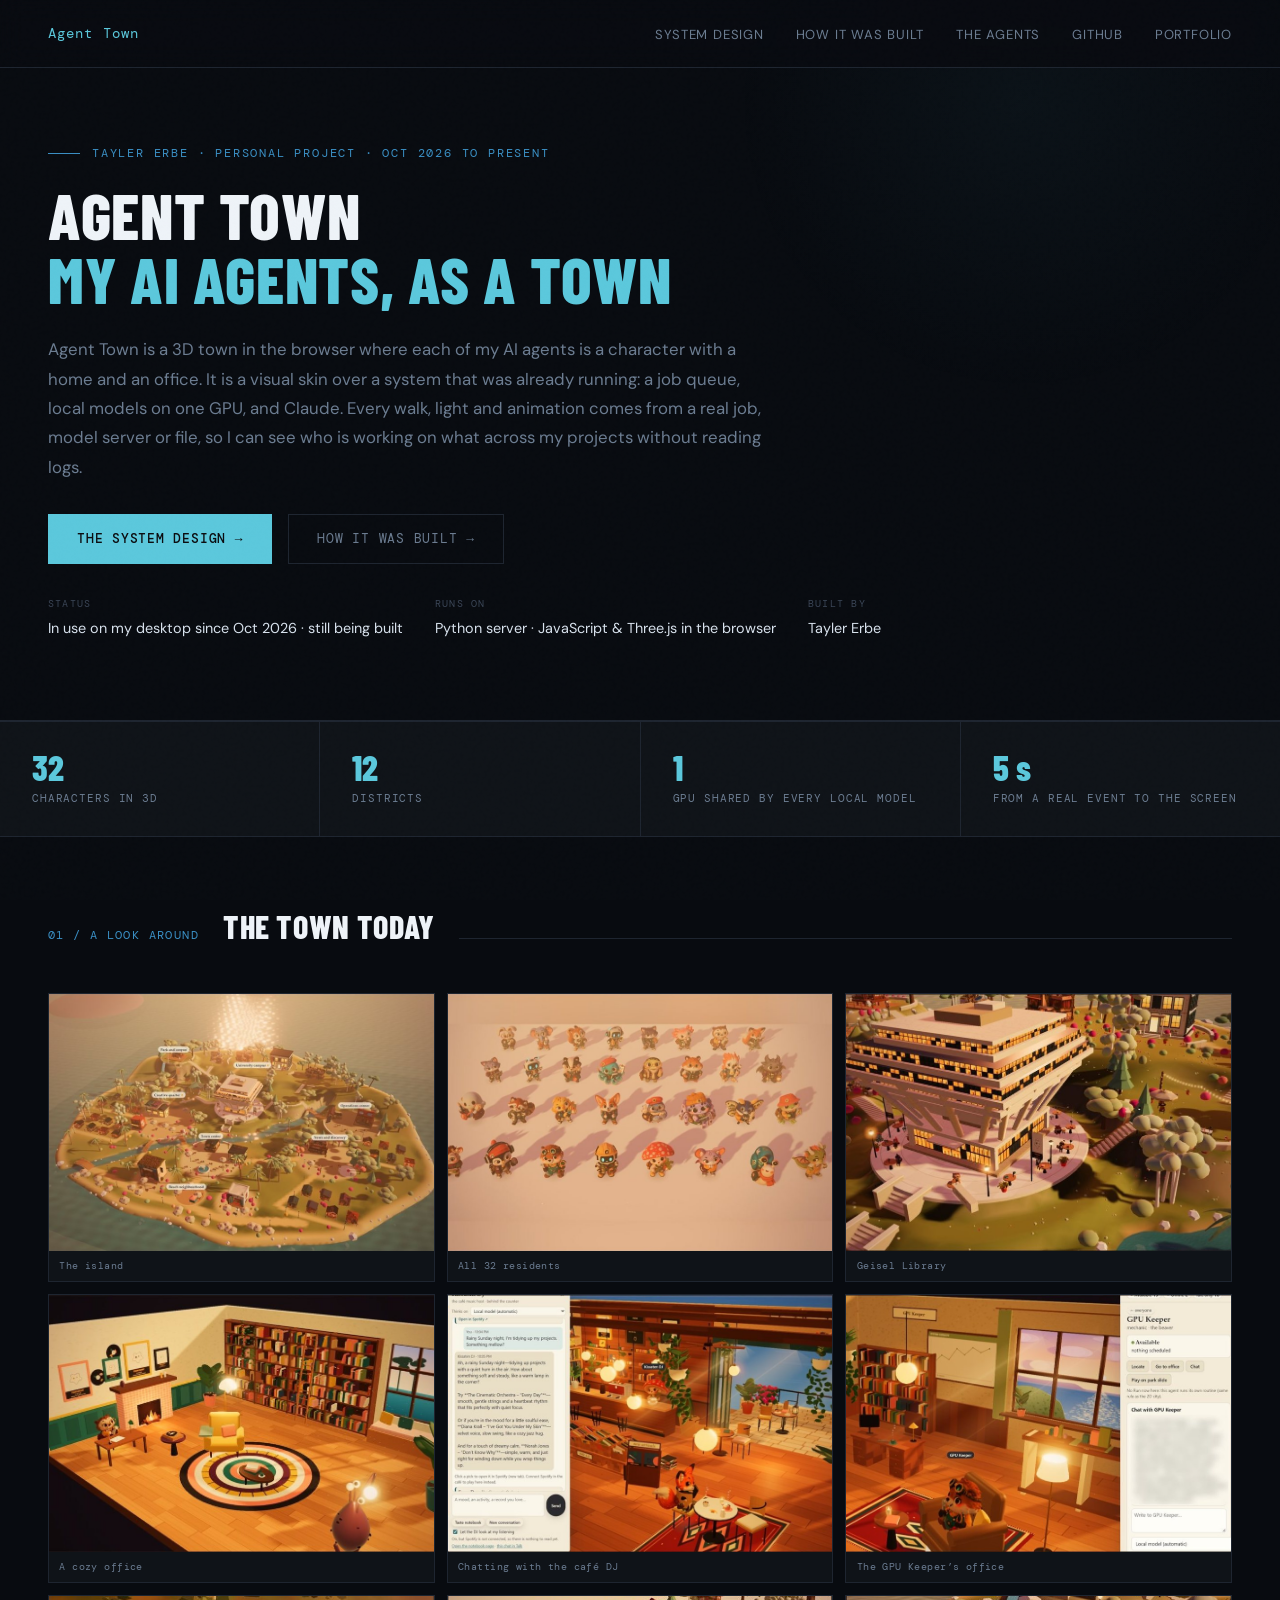
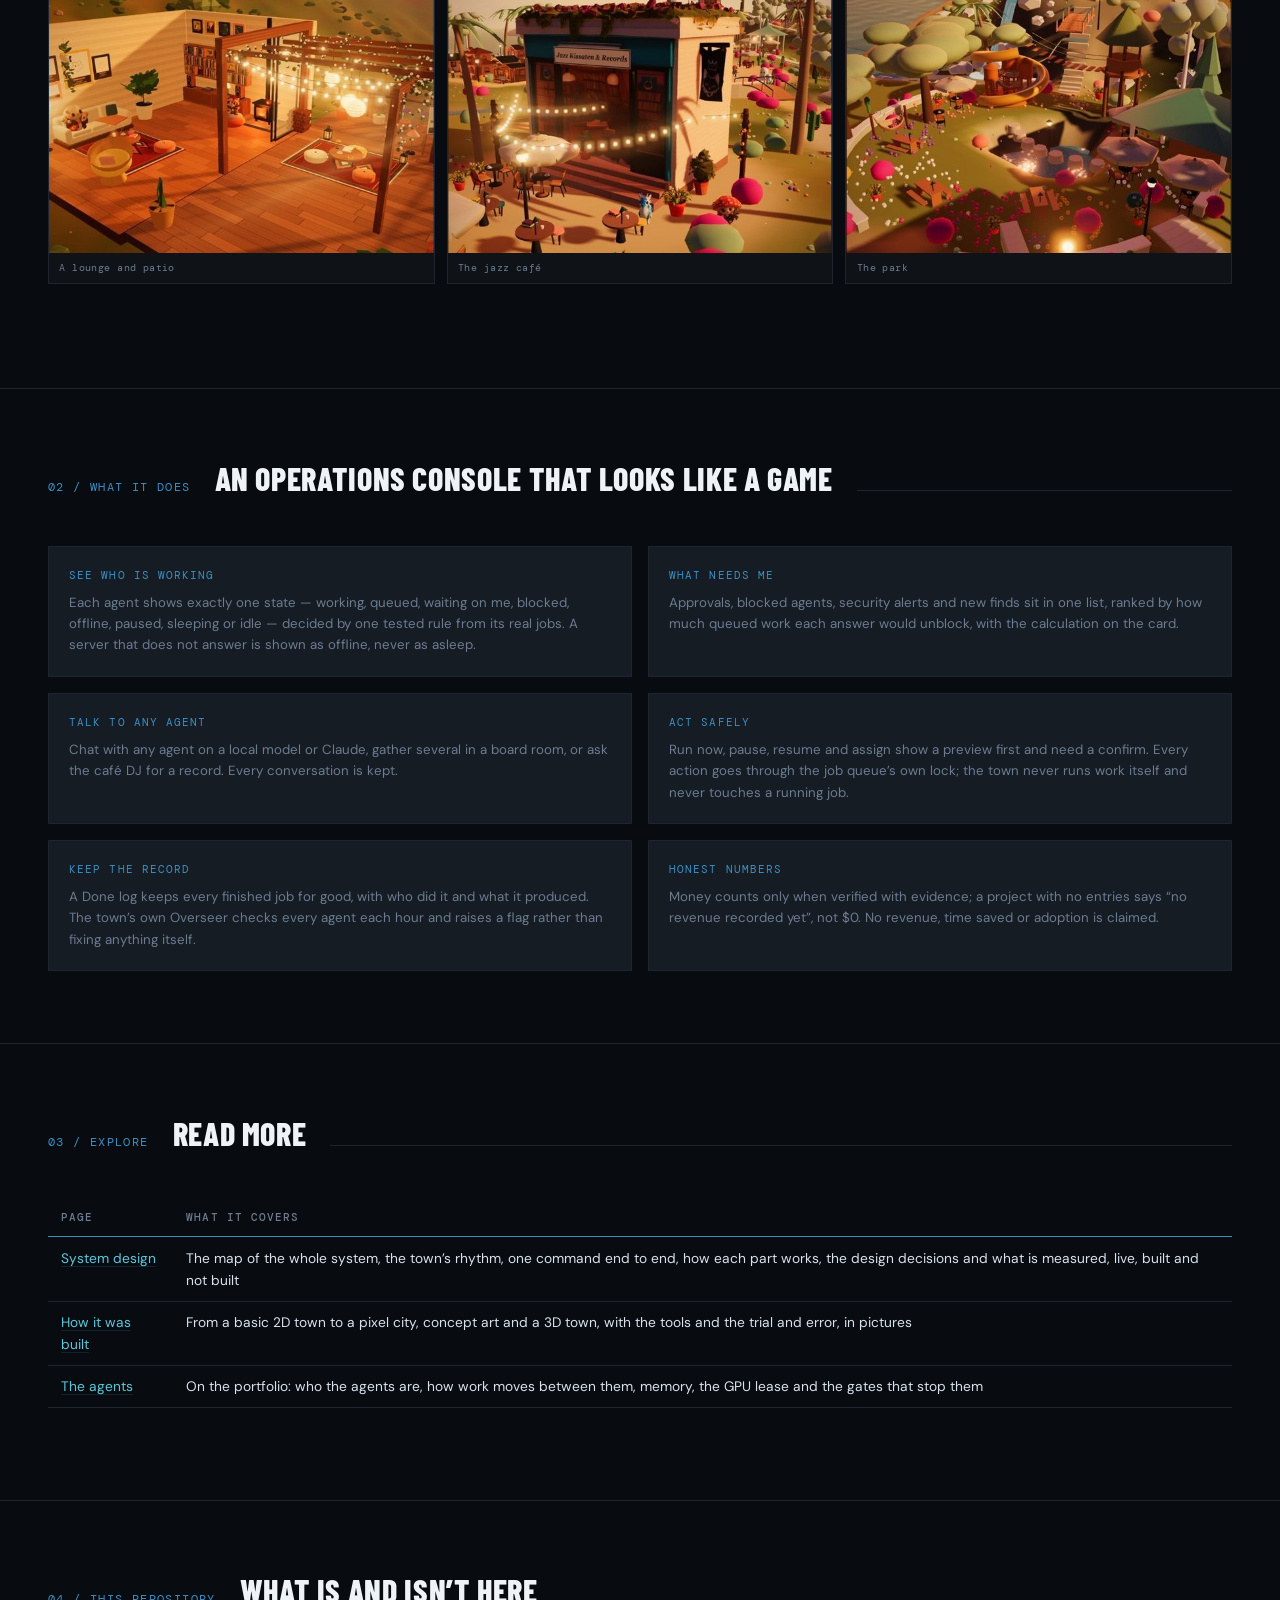
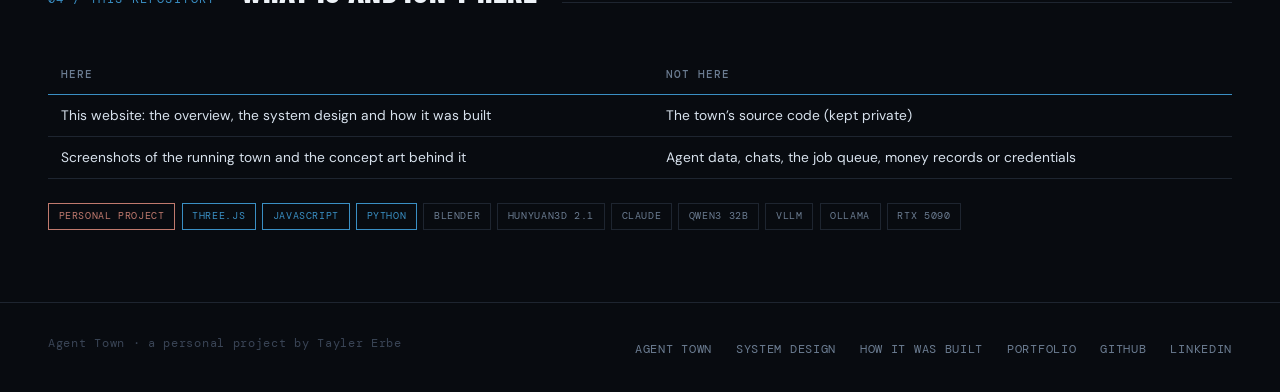
<file: index.html>
<!DOCTYPE html>
<html lang="en">
<head>
  <meta charset="UTF-8" />
  <meta name="viewport" content="width=device-width, initial-scale=1.0" />
  <title>Agent Town &middot; Tayler Erbe</title>
  <meta name="description" content="Agent Town: a 3D town in the browser where each of Tayler Erbe's AI agents is a character with a home and an office, drawn from the real state of their work. Screens, system design and how it was built." />
  <link rel="stylesheet" href="assets/site.css" />
  <link rel="stylesheet" href="assets/town.css" />
</head>
<body>

  <nav class="site-nav" aria-label="Site">
    <a href="./" class="nav-logo">Agent Town</a>
    <ul class="site-nav-links">
      <li><a href="design/">System design</a></li>
      <li><a href="built/">How it was built</a></li>
      <li class="nav-secondary"><a href="https://taylererbe.com/agent-architecture.html">The agents</a></li>
      <li class="nav-secondary"><a href="https://github.com/tayler-erbe/agent-town-public">GitHub</a></li>
      <li><a href="https://taylererbe.com/">Portfolio</a></li>
    </ul>
  </nav>

  <div class="hero">
    <div class="hero-eyebrow">Tayler Erbe &middot; Personal project &middot; Oct 2026 to present</div>
    <h1>Agent Town<br><span>My AI agents, as a town</span></h1>
    <p class="hero-desc">
      Agent Town is a 3D town in the browser where each of my AI agents is a character with a home and an office.
      It is a visual skin over a system that was already running: a job queue, local models on one GPU, and
      Claude. Every walk, light and animation comes from a real job, model server or file, so I can see who is
      working on what across my projects without reading logs.
    </p>

    <div class="hero-links">
      <a href="design/" class="btn-primary">The system design &rarr;</a>
      <a href="built/" class="btn-ghost">How it was built &rarr;</a>
    </div>

    <div class="hero-meta">
      <div class="meta-item"><div class="meta-label">Status</div><div class="meta-value">In use on my desktop since Oct 2026 &middot; still being built</div></div>
      <div class="meta-item"><div class="meta-label">Runs on</div><div class="meta-value">Python server &middot; JavaScript &amp; Three.js in the browser</div></div>
      <div class="meta-item"><div class="meta-label">Built by</div><div class="meta-value">Tayler Erbe</div></div>
    </div>
  </div>

  <div class="stat-strip">
    <div class="stat-item"><div class="stat-big">32</div><div class="stat-desc">Characters in 3D</div></div>
    <div class="stat-item"><div class="stat-big">12</div><div class="stat-desc">Districts</div></div>
    <div class="stat-item"><div class="stat-big">1</div><div class="stat-desc">GPU shared by every local model</div></div>
    <div class="stat-item"><div class="stat-big">5 s</div><div class="stat-desc">From a real event to the screen</div></div>
  </div>

  <!-- 01 LOOK -->
  <section id="look">
    <div class="section-header">
      <div class="section-tag">01 / A look around</div>
      <h2 class="section-title">The town today</h2>
      <div class="section-line"></div>
    </div>

    <div class="tile-grid tile-grid-3">
      <figure class="tile"><a href="assets/shots/t-map.jpg"><img src="assets/shots/t-map.jpg" alt="The 3D island map with its labelled neighbourhoods" loading="lazy"></a><figcaption>The island</figcaption></figure>
      <figure class="tile"><a href="assets/shots/t-characters.jpg"><img src="assets/shots/t-characters.jpg" alt="All 32 characters in 3D, lined up" loading="lazy"></a><figcaption>All 32 residents</figcaption></figure>
      <figure class="tile"><a href="assets/shots/t-geisel.jpg"><img src="assets/shots/t-geisel.jpg" alt="Geisel Library in the 3D town at dusk" loading="lazy"></a><figcaption>Geisel Library</figcaption></figure>
      <figure class="tile"><a href="assets/shots/t-lounge.jpg"><img src="assets/shots/t-lounge.jpg" alt="A cozy office with a fireplace, bookshelves and a rug" loading="lazy"></a><figcaption>A cozy office</figcaption></figure>
      <figure class="tile"><a href="assets/shots/t-cafe-dj.jpg"><img src="assets/shots/t-cafe-dj.jpg" alt="The jazz café interior with the DJ chat panel open" loading="lazy"></a><figcaption>Chatting with the caf&eacute; DJ</figcaption></figure>
      <figure class="tile"><a href="assets/shots/t-gpu-keeper.jpg"><img src="assets/shots/t-gpu-keeper.jpg" alt="The GPU Keeper, a beaver, in its office with its status panel" loading="lazy"></a><figcaption>The GPU Keeper&rsquo;s office</figcaption></figure>
      <figure class="tile"><a href="assets/shots/t-patio.jpg"><img src="assets/shots/t-patio.jpg" alt="A lounge with a string-lit patio" loading="lazy"></a><figcaption>A lounge and patio</figcaption></figure>
      <figure class="tile"><a href="assets/shots/t-cafe.jpg"><img src="assets/shots/t-cafe.jpg" alt="The Jazz Kissaten and Records café from outside" loading="lazy"></a><figcaption>The jazz caf&eacute;</figcaption></figure>
      <figure class="tile"><a href="assets/shots/t-park.jpg"><img src="assets/shots/t-park.jpg" alt="The park with its spiral slide" loading="lazy"></a><figcaption>The park</figcaption></figure>
    </div>
  </section>

  <!-- 02 WHAT IT DOES -->
  <section id="does">
    <div class="section-header">
      <div class="section-tag">02 / What it does</div>
      <h2 class="section-title">An operations console that looks like a game</h2>
      <div class="section-line"></div>
    </div>

    <div class="insight-grid">
      <div class="insight-box"><div class="insight-box-title">See who is working</div><p>Each agent shows exactly one state &mdash; working, queued, waiting on me, blocked, offline, paused, sleeping or idle &mdash; decided by one tested rule from its real jobs. A server that does not answer is shown as offline, never as asleep.</p></div>
      <div class="insight-box"><div class="insight-box-title">What needs me</div><p>Approvals, blocked agents, security alerts and new finds sit in one list, ranked by how much queued work each answer would unblock, with the calculation on the card.</p></div>
      <div class="insight-box"><div class="insight-box-title">Talk to any agent</div><p>Chat with any agent on a local model or Claude, gather several in a board room, or ask the caf&eacute; DJ for a record. Every conversation is kept.</p></div>
      <div class="insight-box"><div class="insight-box-title">Act safely</div><p>Run now, pause, resume and assign show a preview first and need a confirm. Every action goes through the job queue&rsquo;s own lock; the town never runs work itself and never touches a running job.</p></div>
      <div class="insight-box"><div class="insight-box-title">Keep the record</div><p>A Done log keeps every finished job for good, with who did it and what it produced. The town&rsquo;s own Overseer checks every agent each hour and raises a flag rather than fixing anything itself.</p></div>
      <div class="insight-box"><div class="insight-box-title">Honest numbers</div><p>Money counts only when verified with evidence; a project with no entries says &ldquo;no revenue recorded yet&rdquo;, not $0. No revenue, time saved or adoption is claimed.</p></div>
    </div>
  </section>

  <!-- 03 EXPLORE -->
  <section id="explore">
    <div class="section-header">
      <div class="section-tag">03 / Explore</div>
      <h2 class="section-title">Read more</h2>
      <div class="section-line"></div>
    </div>

    <table class="dt">
      <thead><tr><th scope="col">Page</th><th scope="col">What it covers</th></tr></thead>
      <tbody>
        <tr><td><a class="link" href="design/">System design</a></td><td>The map of the whole system, the town&rsquo;s rhythm, one command end to end, how each part works, the design decisions and what is measured, live, built and not built</td></tr>
        <tr><td><a class="link" href="built/">How it was built</a></td><td>From a basic 2D town to a pixel city, concept art and a 3D town, with the tools and the trial and error, in pictures</td></tr>
        <tr><td><a class="link" href="https://taylererbe.com/agent-architecture.html">The agents</a></td><td>On the portfolio: who the agents are, how work moves between them, memory, the GPU lease and the gates that stop them</td></tr>
      </tbody>
    </table>
  </section>

  <!-- 04 HERE -->
  <section id="here">
    <div class="section-header">
      <div class="section-tag">04 / This repository</div>
      <h2 class="section-title">What is and isn&rsquo;t here</h2>
      <div class="section-line"></div>
    </div>

    <table class="dt">
      <thead><tr><th scope="col">Here</th><th scope="col">Not here</th></tr></thead>
      <tbody>
        <tr><td>This website: the overview, the system design and how it was built</td><td>The town&rsquo;s source code (kept private)</td></tr>
        <tr><td>Screenshots of the running town and the concept art behind it</td><td>Agent data, chats, the job queue, money records or credentials</td></tr>
      </tbody>
    </table>

    <div class="tag-row" style="margin-top:1.5rem;">
      <span class="tag tag-warm">Personal Project</span><span class="tag tag-accent">Three.js</span><span class="tag tag-accent">JavaScript</span><span class="tag tag-accent">Python</span><span class="tag">Blender</span><span class="tag">Hunyuan3D 2.1</span><span class="tag">Claude</span><span class="tag">Qwen3 32B</span><span class="tag">vLLM</span><span class="tag">Ollama</span><span class="tag">RTX 5090</span>
    </div>
  </section>

  <footer class="site-footer">
    <div class="site-footer-meta">
      <p>Agent Town &middot; a personal project by Tayler Erbe</p>
    </div>
    <ul class="site-footer-links">
      <li><a href="./">Agent Town</a></li>
      <li><a href="design/">System design</a></li>
      <li><a href="built/">How it was built</a></li>
      <li><a href="https://taylererbe.com/">Portfolio</a></li>
      <li><a href="https://github.com/tayler-erbe" target="_blank" rel="noopener">GitHub</a></li>
      <li><a href="https://linkedin.com/in/tayler-erbe-194374141" target="_blank" rel="noopener">LinkedIn</a></li>
    </ul>
  </footer>

</body>
</html>
</file>
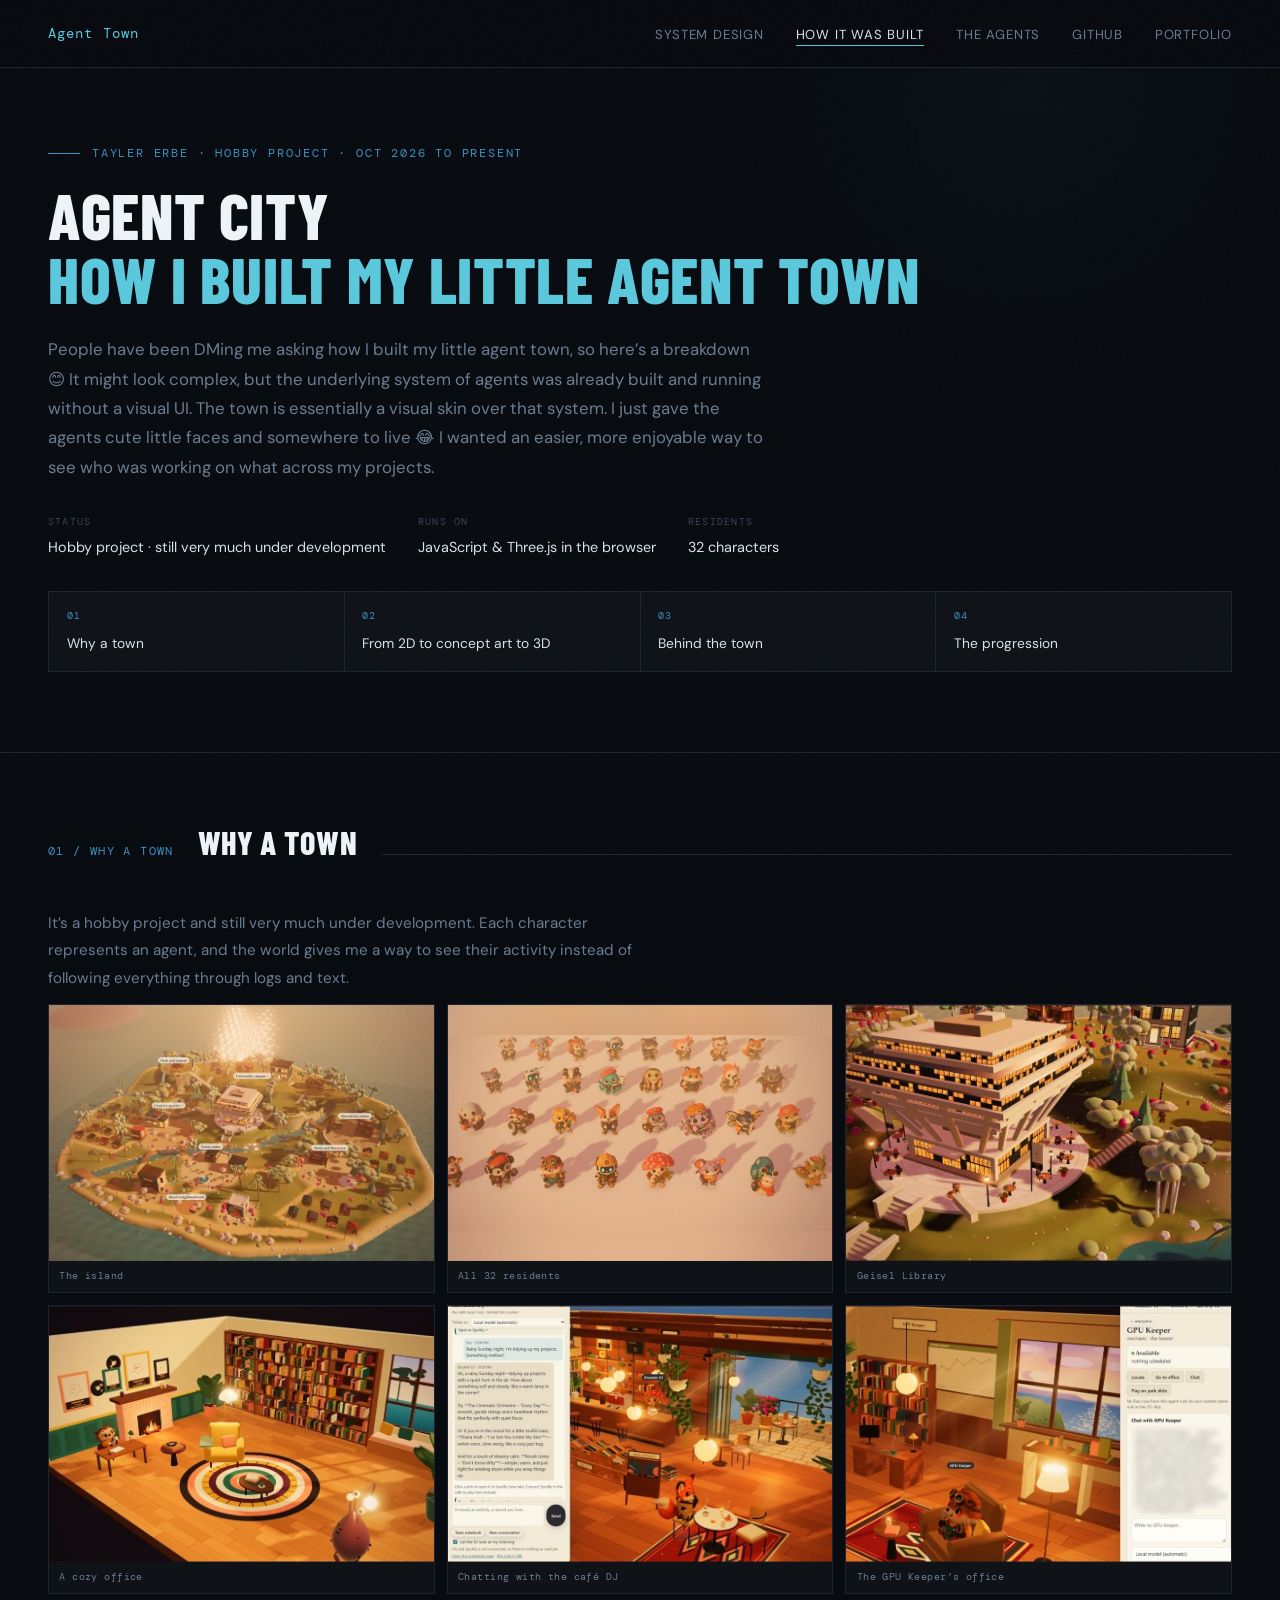
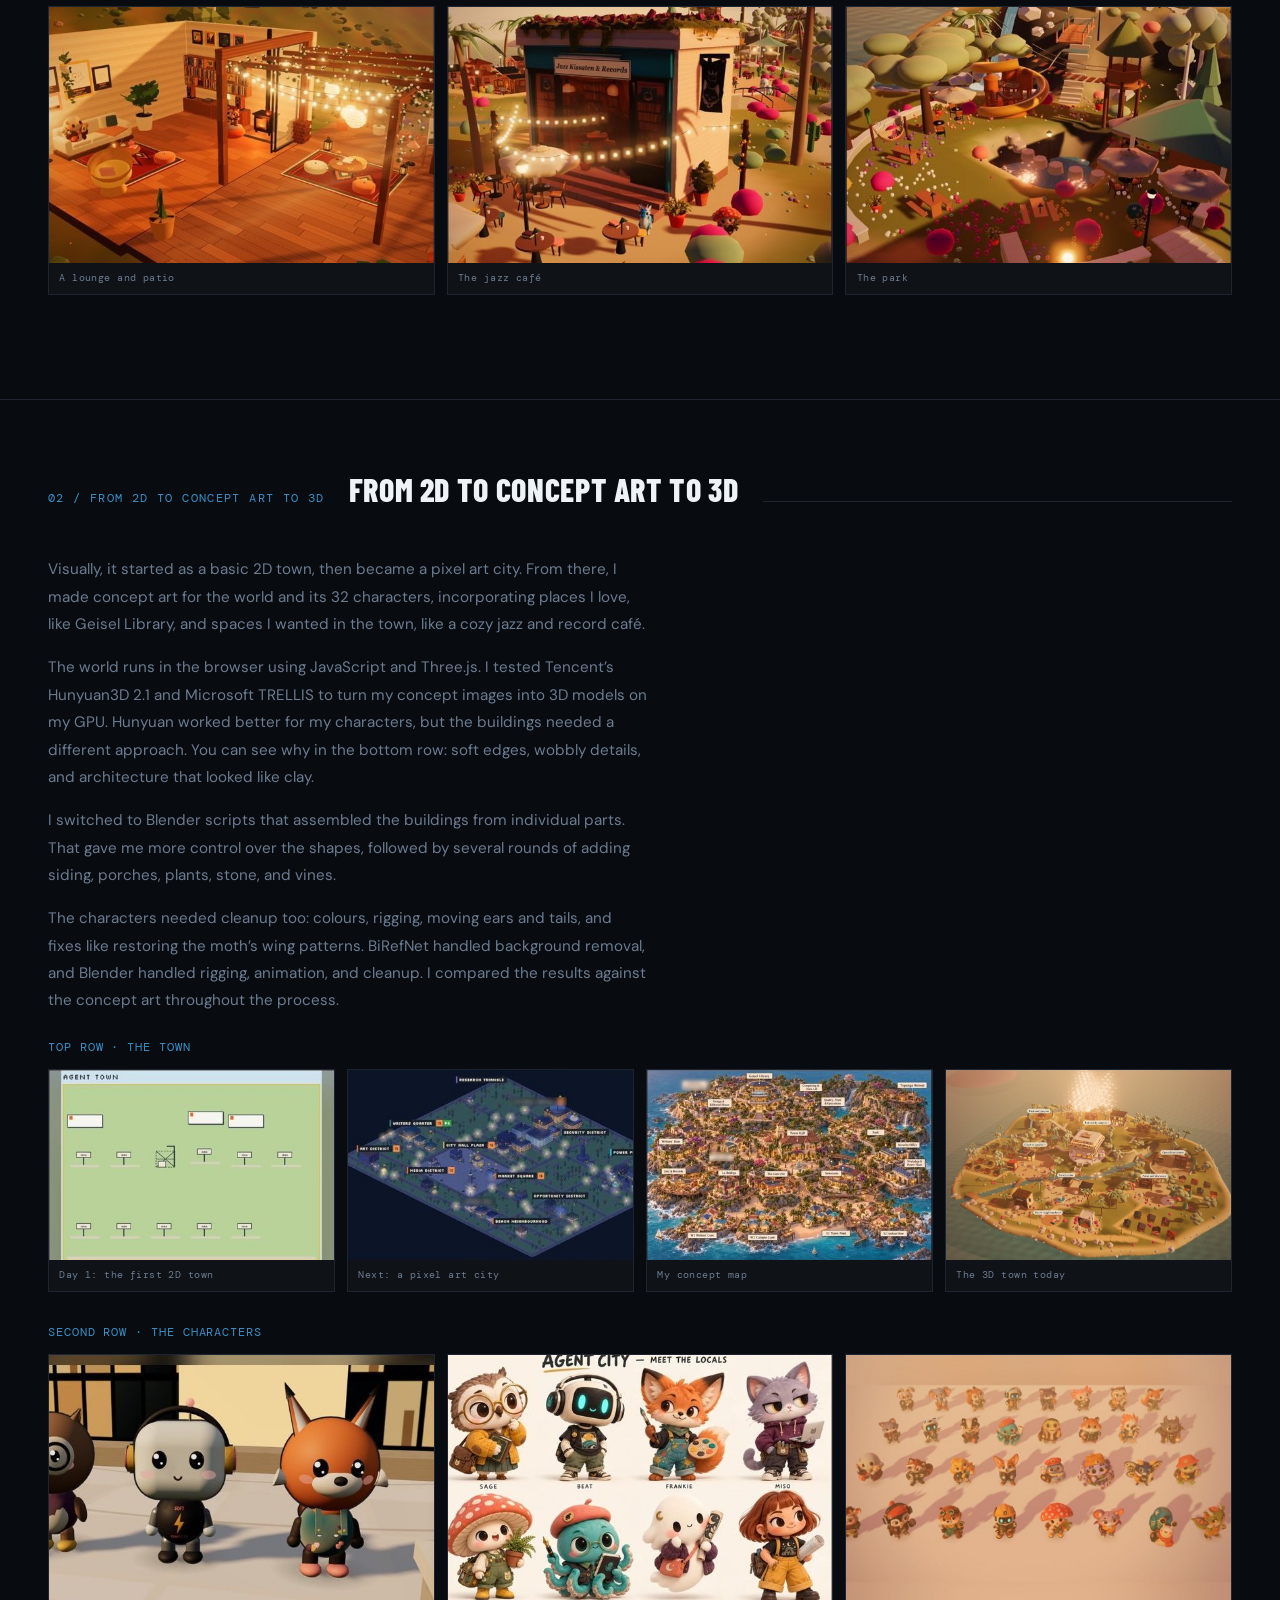
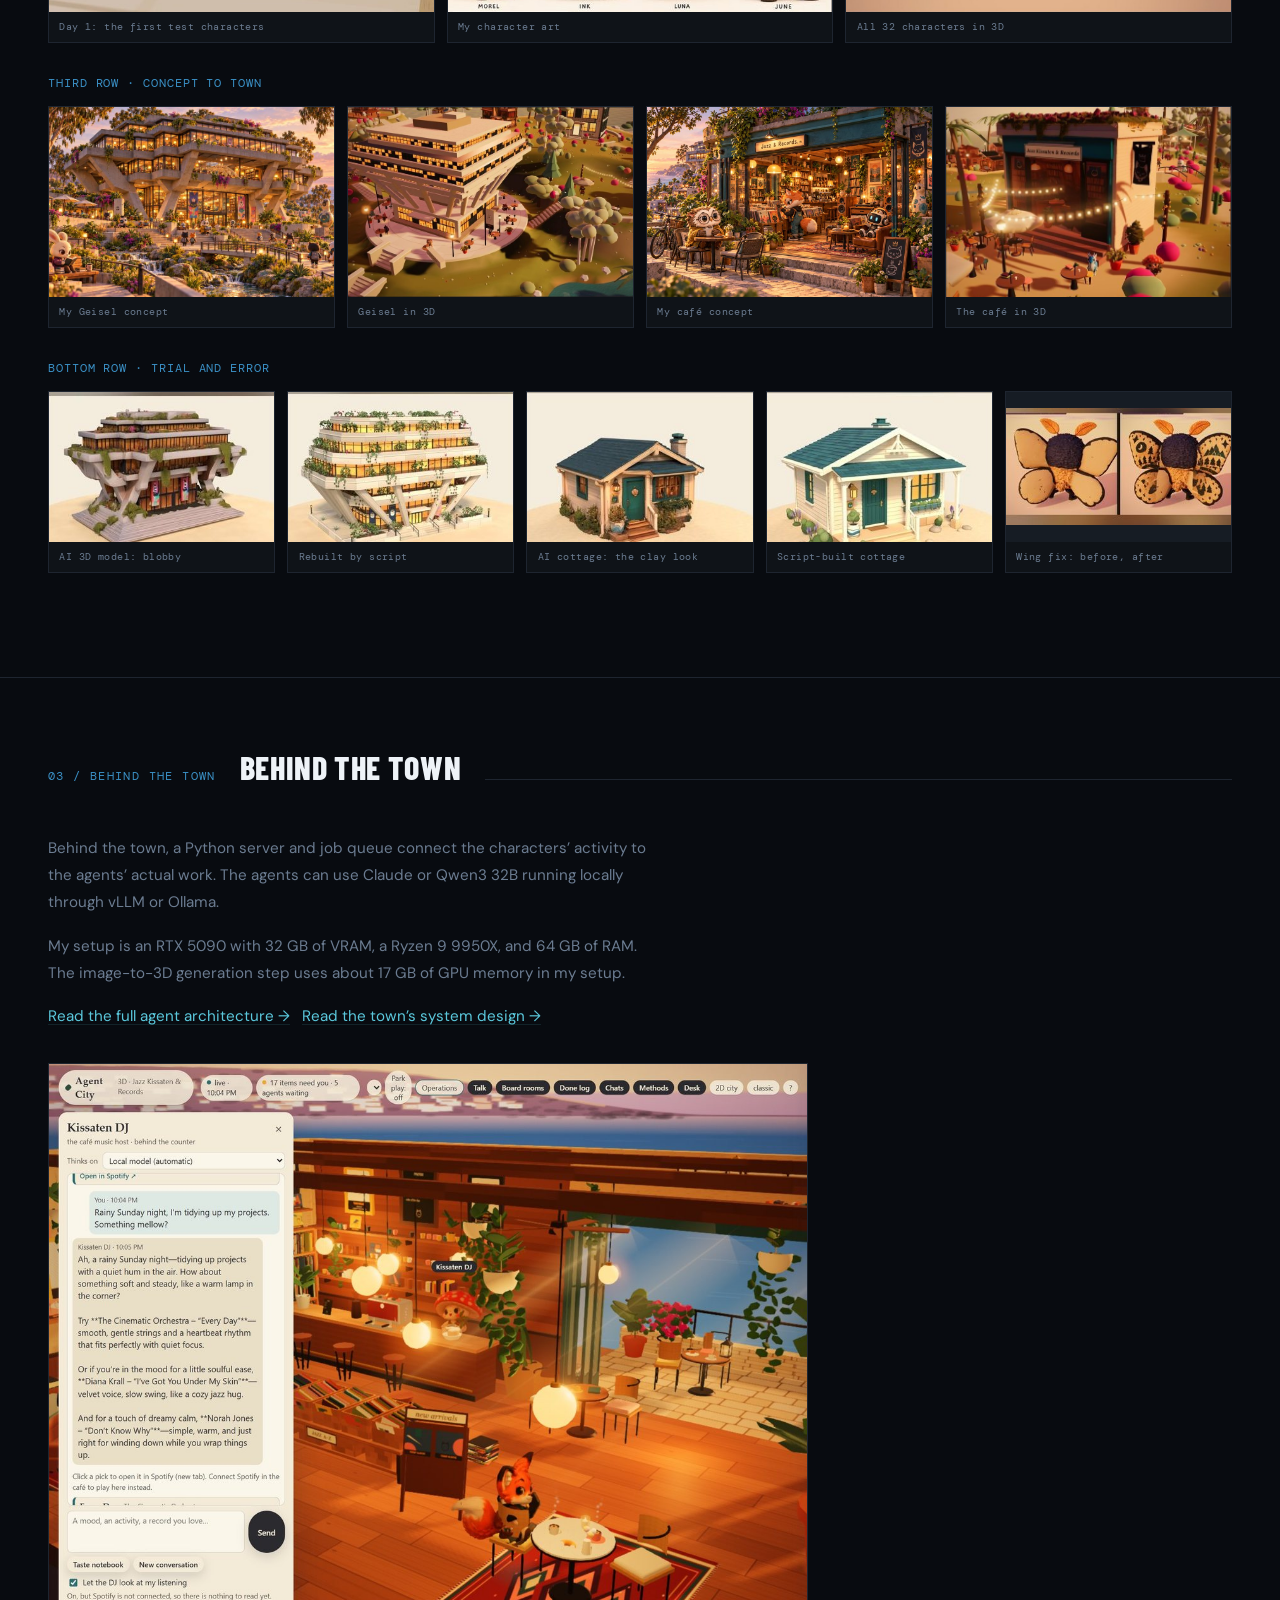
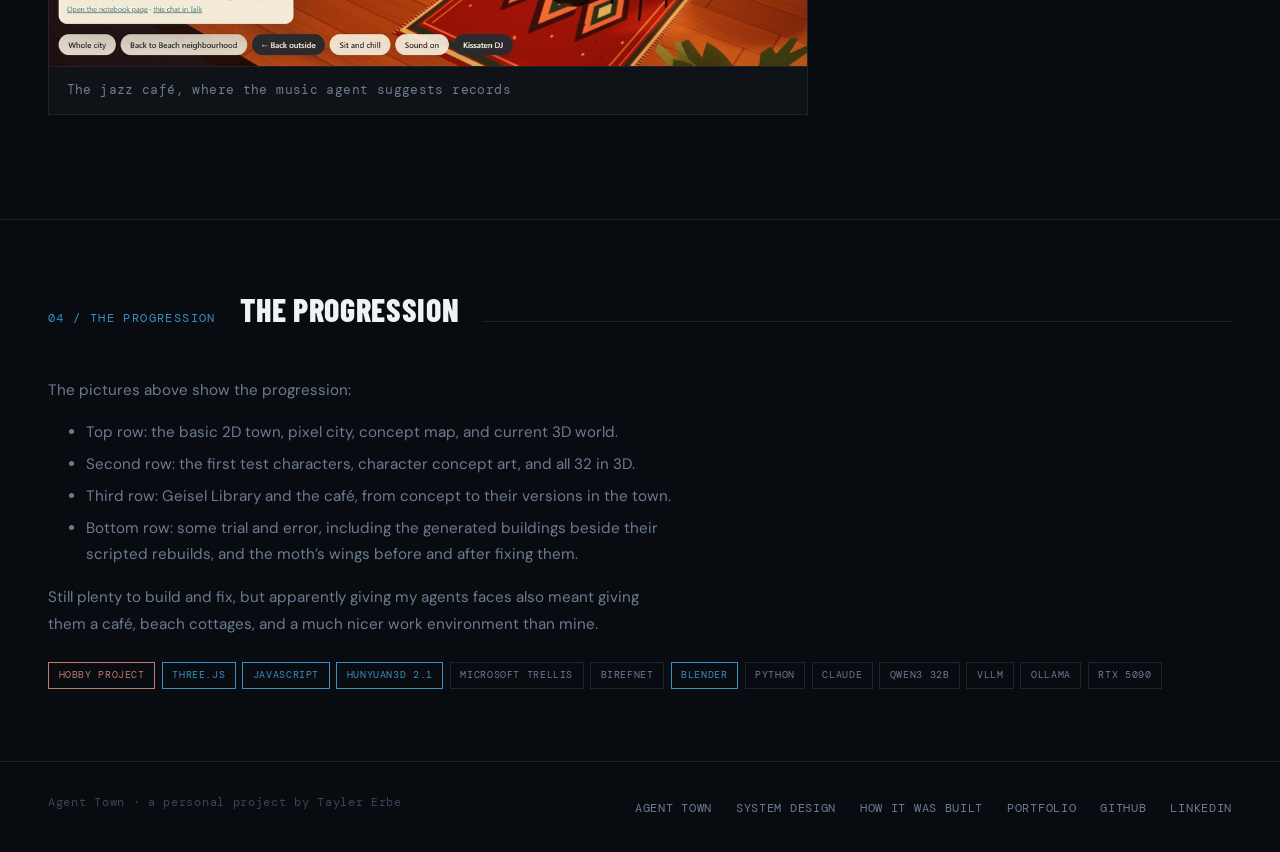
<file: built/index.html>
<!DOCTYPE html>
<html lang="en">
<head>
  <meta charset="UTF-8" />
  <meta name="viewport" content="width=device-width, initial-scale=1.0" />
  <title>Agent Town &middot; How It Was Built</title>
  <meta name="description" content="How Agent Town was built: from a basic 2D town to a pixel city, concept art and a 3D town in the browser, with the tools, the trial and error, and the progression in pictures." />
  <link rel="stylesheet" href="../assets/site.css" />
  <link rel="stylesheet" href="../assets/town.css" />
</head>
<body>
  <nav class="site-nav" aria-label="Site">
    <a href="../" class="nav-logo">Agent Town</a>
    <ul class="site-nav-links">
      <li><a href="../design/">System design</a></li>
      <li><a href="../built/" aria-current="page">How it was built</a></li>
      <li class="nav-secondary"><a href="https://taylererbe.com/agent-architecture.html">The agents</a></li>
      <li class="nav-secondary"><a href="https://github.com/tayler-erbe/agent-town-public">GitHub</a></li>
      <li><a href="https://taylererbe.com/">Portfolio</a></li>
    </ul>
  </nav>

  <div class="hero">
    <div class="hero-eyebrow">Tayler Erbe &middot; Hobby Project &middot; Oct 2026 to Present</div>
    <h1>Agent City<br><span>How I built my little agent town</span></h1>
    <p class="hero-desc">People have been DMing me asking how I built my little agent town, so here&rsquo;s a breakdown 😊 It might look complex, but the underlying system of agents was already built and running without a visual UI. The town is essentially a visual skin over that system. I just gave the agents cute little faces and somewhere to live 😂 I wanted an easier, more enjoyable way to see who was working on what across my projects.</p>

    <div class="hero-meta">
      <div class="meta-item"><div class="meta-label">Status</div><div class="meta-value">Hobby project &middot; still very much under development</div></div>
      <div class="meta-item"><div class="meta-label">Runs on</div><div class="meta-value">JavaScript &amp; Three.js in the browser</div></div>
      <div class="meta-item"><div class="meta-label">Residents</div><div class="meta-value">32 characters</div></div>
    </div>

    <div class="toc">
      <a href="#why"><span class="toc-num">01</span><span class="toc-name">Why a town</span></a>
      <a href="#visual"><span class="toc-num">02</span><span class="toc-name">From 2D to concept art to 3D</span></a>
      <a href="#behind"><span class="toc-num">03</span><span class="toc-name">Behind the town</span></a>
      <a href="#progression"><span class="toc-num">04</span><span class="toc-name">The progression</span></a>
    </div>
  </div>

  <!-- 01 WHY -->
  <section id="why">
    <div class="section-header">
      <div class="section-tag">01 / Why a town</div>
      <h2 class="section-title">Why a town</h2>
      <div class="section-line"></div>
    </div>

    <div class="prose">
      <p>It&rsquo;s a hobby project and still very much under development. Each character represents an agent, and the world gives me a way to see their activity instead of following everything through logs and text.</p>
    </div>

    <div class="tile-grid tile-grid-3">
      <figure class="tile"><a href="../assets/shots/t-map.jpg"><img src="../assets/shots/t-map.jpg" alt="The 3D island map with its labelled neighbourhoods" loading="lazy"></a><figcaption>The island</figcaption></figure>
      <figure class="tile"><a href="../assets/shots/t-characters.jpg"><img src="../assets/shots/t-characters.jpg" alt="All 32 characters in 3D, lined up" loading="lazy"></a><figcaption>All 32 residents</figcaption></figure>
      <figure class="tile"><a href="../assets/shots/t-geisel.jpg"><img src="../assets/shots/t-geisel.jpg" alt="Geisel Library in the 3D town at dusk" loading="lazy"></a><figcaption>Geisel Library</figcaption></figure>
      <figure class="tile"><a href="../assets/shots/t-lounge.jpg"><img src="../assets/shots/t-lounge.jpg" alt="A cozy office with a fireplace, bookshelves and a rug" loading="lazy"></a><figcaption>A cozy office</figcaption></figure>
      <figure class="tile"><a href="../assets/shots/t-cafe-dj.jpg"><img src="../assets/shots/t-cafe-dj.jpg" alt="The jazz café interior with the DJ chat panel open" loading="lazy"></a><figcaption>Chatting with the caf&eacute; DJ</figcaption></figure>
      <figure class="tile"><a href="../assets/shots/t-gpu-keeper.jpg"><img src="../assets/shots/t-gpu-keeper.jpg" alt="The GPU Keeper, a beaver, in its office with its status panel" loading="lazy"></a><figcaption>The GPU Keeper&rsquo;s office</figcaption></figure>
      <figure class="tile"><a href="../assets/shots/t-patio.jpg"><img src="../assets/shots/t-patio.jpg" alt="A lounge with a string-lit patio" loading="lazy"></a><figcaption>A lounge and patio</figcaption></figure>
      <figure class="tile"><a href="../assets/shots/t-cafe.jpg"><img src="../assets/shots/t-cafe.jpg" alt="The Jazz Kissaten and Records café from outside" loading="lazy"></a><figcaption>The jazz caf&eacute;</figcaption></figure>
      <figure class="tile"><a href="../assets/shots/t-park.jpg"><img src="../assets/shots/t-park.jpg" alt="The park with its spiral slide" loading="lazy"></a><figcaption>The park</figcaption></figure>
    </div>
  </section>

  <!-- 02 VISUAL -->
  <section id="visual">
    <div class="section-header">
      <div class="section-tag">02 / From 2D to concept art to 3D</div>
      <h2 class="section-title">From 2D to concept art to 3D</h2>
      <div class="section-line"></div>
    </div>

    <div class="prose">
      <p>Visually, it started as a basic 2D town, then became a pixel art city. From there, I made concept art for the world and its 32 characters, incorporating places I love, like Geisel Library, and spaces I wanted in the town, like a cozy jazz and record caf&eacute;.</p>
      <p>The world runs in the browser using JavaScript and Three.js. I tested Tencent&rsquo;s Hunyuan3D 2.1 and Microsoft TRELLIS to turn my concept images into 3D models on my GPU. Hunyuan worked better for my characters, but the buildings needed a different approach. You can see why in the bottom row: soft edges, wobbly details, and architecture that looked like clay.</p>
      <p>I switched to Blender scripts that assembled the buildings from individual parts. That gave me more control over the shapes, followed by several rounds of adding siding, porches, plants, stone, and vines.</p>
      <p>The characters needed cleanup too: colours, rigging, moving ears and tails, and fixes like restoring the moth&rsquo;s wing patterns. BiRefNet handled background removal, and Blender handled rigging, animation, and cleanup. I compared the results against the concept art throughout the process.</p>
    </div>

    <div class="tile-row-label">Top row &middot; the town</div>
    <div class="tile-grid tile-grid-4">
      <figure class="tile tile-top"><a href="../assets/shots/p-2d-town.jpg"><img src="../assets/shots/p-2d-town.jpg" alt="The first 2D town: a green board with signposts" loading="lazy"></a><figcaption>Day 1: the first 2D town</figcaption></figure>
      <figure class="tile"><a href="../assets/shots/p-pixel-city.jpg"><img src="../assets/shots/p-pixel-city.jpg" alt="The pixel art city at night" loading="lazy"></a><figcaption>Next: a pixel art city</figcaption></figure>
      <figure class="tile"><a href="../assets/shots/p-concept-map.jpg"><img src="../assets/shots/p-concept-map.jpg" alt="The illustrated concept map of the island" loading="lazy"></a><figcaption>My concept map</figcaption></figure>
      <figure class="tile"><a href="../assets/shots/p-3d-town.jpg"><img src="../assets/shots/p-3d-town.jpg" alt="The 3D island today" loading="lazy"></a><figcaption>The 3D town today</figcaption></figure>
    </div>
    <div class="tile-row-label">Second row &middot; the characters</div>
    <div class="tile-grid tile-grid-3">
      <figure class="tile"><a href="../assets/shots/p-test-chars.jpg"><img src="../assets/shots/p-test-chars.jpg" alt="Three simple first test characters" loading="lazy"></a><figcaption>Day 1: the first test characters</figcaption></figure>
      <figure class="tile"><a href="../assets/shots/p-char-art.jpg"><img src="../assets/shots/p-char-art.jpg" alt="Character concept art: Sage, Beat, Frankie, Miso, Morel, Ink, Luna and June" loading="lazy"></a><figcaption>My character art</figcaption></figure>
      <figure class="tile"><a href="../assets/shots/p-32-chars.jpg"><img src="../assets/shots/p-32-chars.jpg" alt="All 32 characters in 3D" loading="lazy"></a><figcaption>All 32 characters in 3D</figcaption></figure>
    </div>
    <div class="tile-row-label">Third row &middot; concept to town</div>
    <div class="tile-grid tile-grid-4">
      <figure class="tile"><a href="../assets/shots/p-geisel-concept.jpg"><img src="../assets/shots/p-geisel-concept.jpg" alt="Concept art of Geisel Library" loading="lazy"></a><figcaption>My Geisel concept</figcaption></figure>
      <figure class="tile"><a href="../assets/shots/p-geisel-3d.jpg"><img src="../assets/shots/p-geisel-3d.jpg" alt="Geisel Library in the 3D town" loading="lazy"></a><figcaption>Geisel in 3D</figcaption></figure>
      <figure class="tile"><a href="../assets/shots/p-cafe-concept.jpg"><img src="../assets/shots/p-cafe-concept.jpg" alt="Concept art of the jazz and records café" loading="lazy"></a><figcaption>My caf&eacute; concept</figcaption></figure>
      <figure class="tile"><a href="../assets/shots/p-cafe-3d.jpg"><img src="../assets/shots/p-cafe-3d.jpg" alt="The café in the 3D town" loading="lazy"></a><figcaption>The caf&eacute; in 3D</figcaption></figure>
    </div>
    <div class="tile-row-label">Bottom row &middot; trial and error</div>
    <div class="tile-grid tile-grid-5">
      <figure class="tile"><a href="../assets/shots/p-geisel-ai.jpg"><img src="../assets/shots/p-geisel-ai.jpg" alt="The AI-generated Geisel model, soft and blobby" loading="lazy"></a><figcaption>AI 3D model: blobby</figcaption></figure>
      <figure class="tile"><a href="../assets/shots/p-geisel-script.jpg"><img src="../assets/shots/p-geisel-script.jpg" alt="Geisel rebuilt by Blender script" loading="lazy"></a><figcaption>Rebuilt by script</figcaption></figure>
      <figure class="tile"><a href="../assets/shots/p-cottage-ai.jpg"><img src="../assets/shots/p-cottage-ai.jpg" alt="An AI-generated cottage with a clay look" loading="lazy"></a><figcaption>AI cottage: the clay look</figcaption></figure>
      <figure class="tile"><a href="../assets/shots/p-cottage-script.jpg"><img src="../assets/shots/p-cottage-script.jpg" alt="The script-built cottage" loading="lazy"></a><figcaption>Script-built cottage</figcaption></figure>
      <figure class="tile tile-contain"><a href="../assets/shots/p-wing-fix.jpg"><img src="../assets/shots/p-wing-fix.jpg" alt="The moth's wings before and after the pattern fix" loading="lazy"></a><figcaption>Wing fix: before, after</figcaption></figure>
    </div>
  </section>

  <!-- 03 BEHIND -->
  <section id="behind">
    <div class="section-header">
      <div class="section-tag">03 / Behind the town</div>
      <h2 class="section-title">Behind the town</h2>
      <div class="section-line"></div>
    </div>

    <div class="prose">
      <p>Behind the town, a Python server and job queue connect the characters&rsquo; activity to the agents&rsquo; actual work. The agents can use Claude or Qwen3 32B running locally through vLLM or Ollama.</p>
      <p>My setup is an RTX 5090 with 32 GB of VRAM, a Ryzen 9 9950X, and 64 GB of RAM. The image-to-3D generation step uses about 17 GB of GPU memory in my setup.</p>
    </div>

    <div class="prose" style="margin-top:1rem;"><p><a href="https://taylererbe.com/agent-architecture.html" class="link">Read the full agent architecture &#8594;</a> &nbsp; <a href="../design/" class="link">Read the town&rsquo;s system design &#8594;</a></p></div>

    <figure class="shot shot-narrow">
      <img src="../assets/shots/cafe-dj-wide.jpg" alt="Inside the jazz kissaten café: chatting with the café's music agent, which suggests records for the mood" loading="lazy">
      <figcaption>The jazz caf&eacute;, where the music agent suggests records</figcaption>
    </figure>
  </section>

  <!-- 04 PROGRESSION -->
  <section id="progression">
    <div class="section-header">
      <div class="section-tag">04 / The progression</div>
      <h2 class="section-title">The progression</h2>
      <div class="section-line"></div>
    </div>

    <div class="prose">
      <p>The pictures above show the progression:</p>
      <ul class="progress-list">
        <li>Top row: the basic 2D town, pixel city, concept map, and current 3D world.</li>
        <li>Second row: the first test characters, character concept art, and all 32 in 3D.</li>
        <li>Third row: Geisel Library and the caf&eacute;, from concept to their versions in the town.</li>
        <li>Bottom row: some trial and error, including the generated buildings beside their scripted rebuilds, and the moth&rsquo;s wings before and after fixing them.</li>
      </ul>
      <p>Still plenty to build and fix, but apparently giving my agents faces also meant giving them a caf&eacute;, beach cottages, and a much nicer work environment than mine.</p>
    </div>

    <div class="tag-row" style="margin-top:1.5rem;">
      <span class="tag tag-warm">Hobby Project</span><span class="tag tag-accent">Three.js</span><span class="tag tag-accent">JavaScript</span><span class="tag tag-accent">Hunyuan3D 2.1</span><span class="tag">Microsoft TRELLIS</span><span class="tag">BiRefNet</span><span class="tag tag-accent">Blender</span><span class="tag">Python</span><span class="tag">Claude</span><span class="tag">Qwen3 32B</span><span class="tag">vLLM</span><span class="tag">Ollama</span><span class="tag">RTX 5090</span>
    </div>
  </section>

  <footer class="site-footer">
    <div class="site-footer-meta">
      <p>Agent Town &middot; a personal project by Tayler Erbe</p>
    </div>
    <ul class="site-footer-links">
      <li><a href="../">Agent Town</a></li>
      <li><a href="../design/">System design</a></li>
      <li><a href="../built/">How it was built</a></li>
      <li><a href="https://taylererbe.com/">Portfolio</a></li>
      <li><a href="https://github.com/tayler-erbe" target="_blank" rel="noopener">GitHub</a></li>
      <li><a href="https://linkedin.com/in/tayler-erbe-194374141" target="_blank" rel="noopener">LinkedIn</a></li>
    </ul>
  </footer>

</body>
</html>
</file>
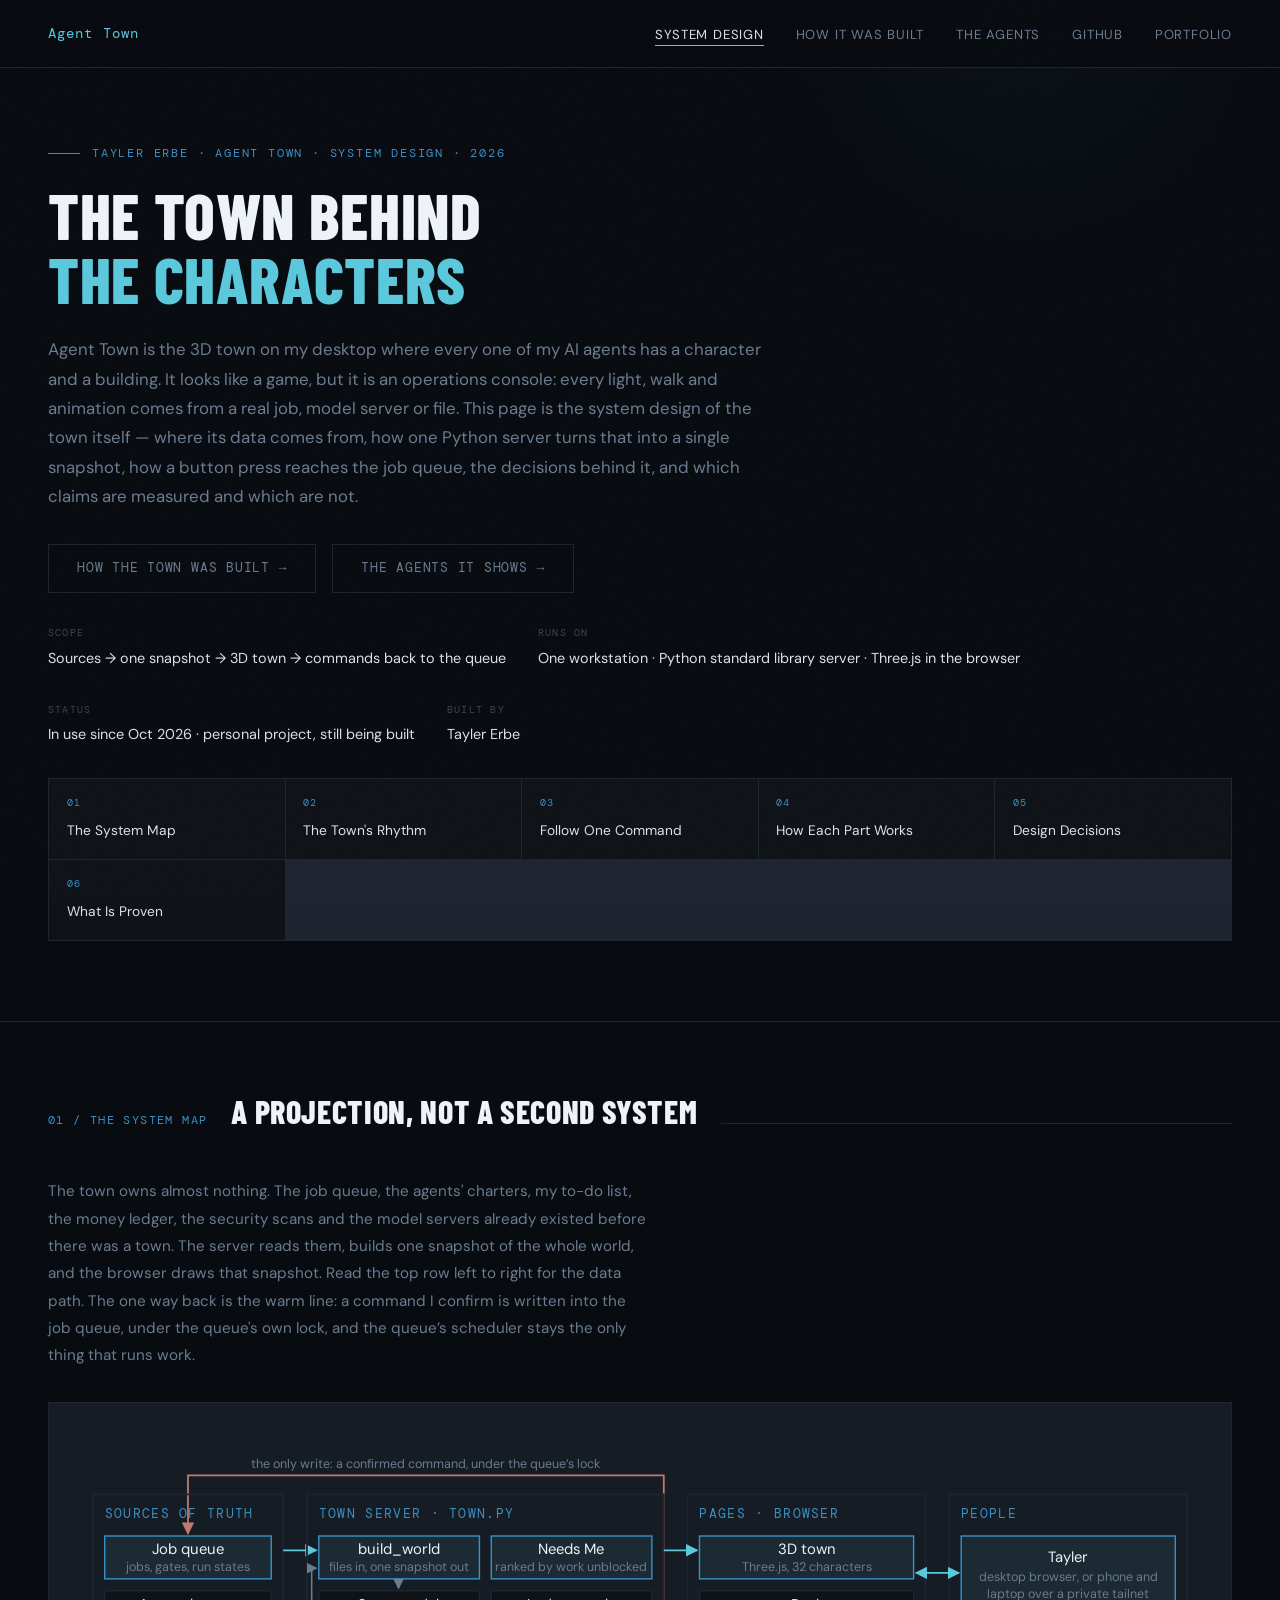
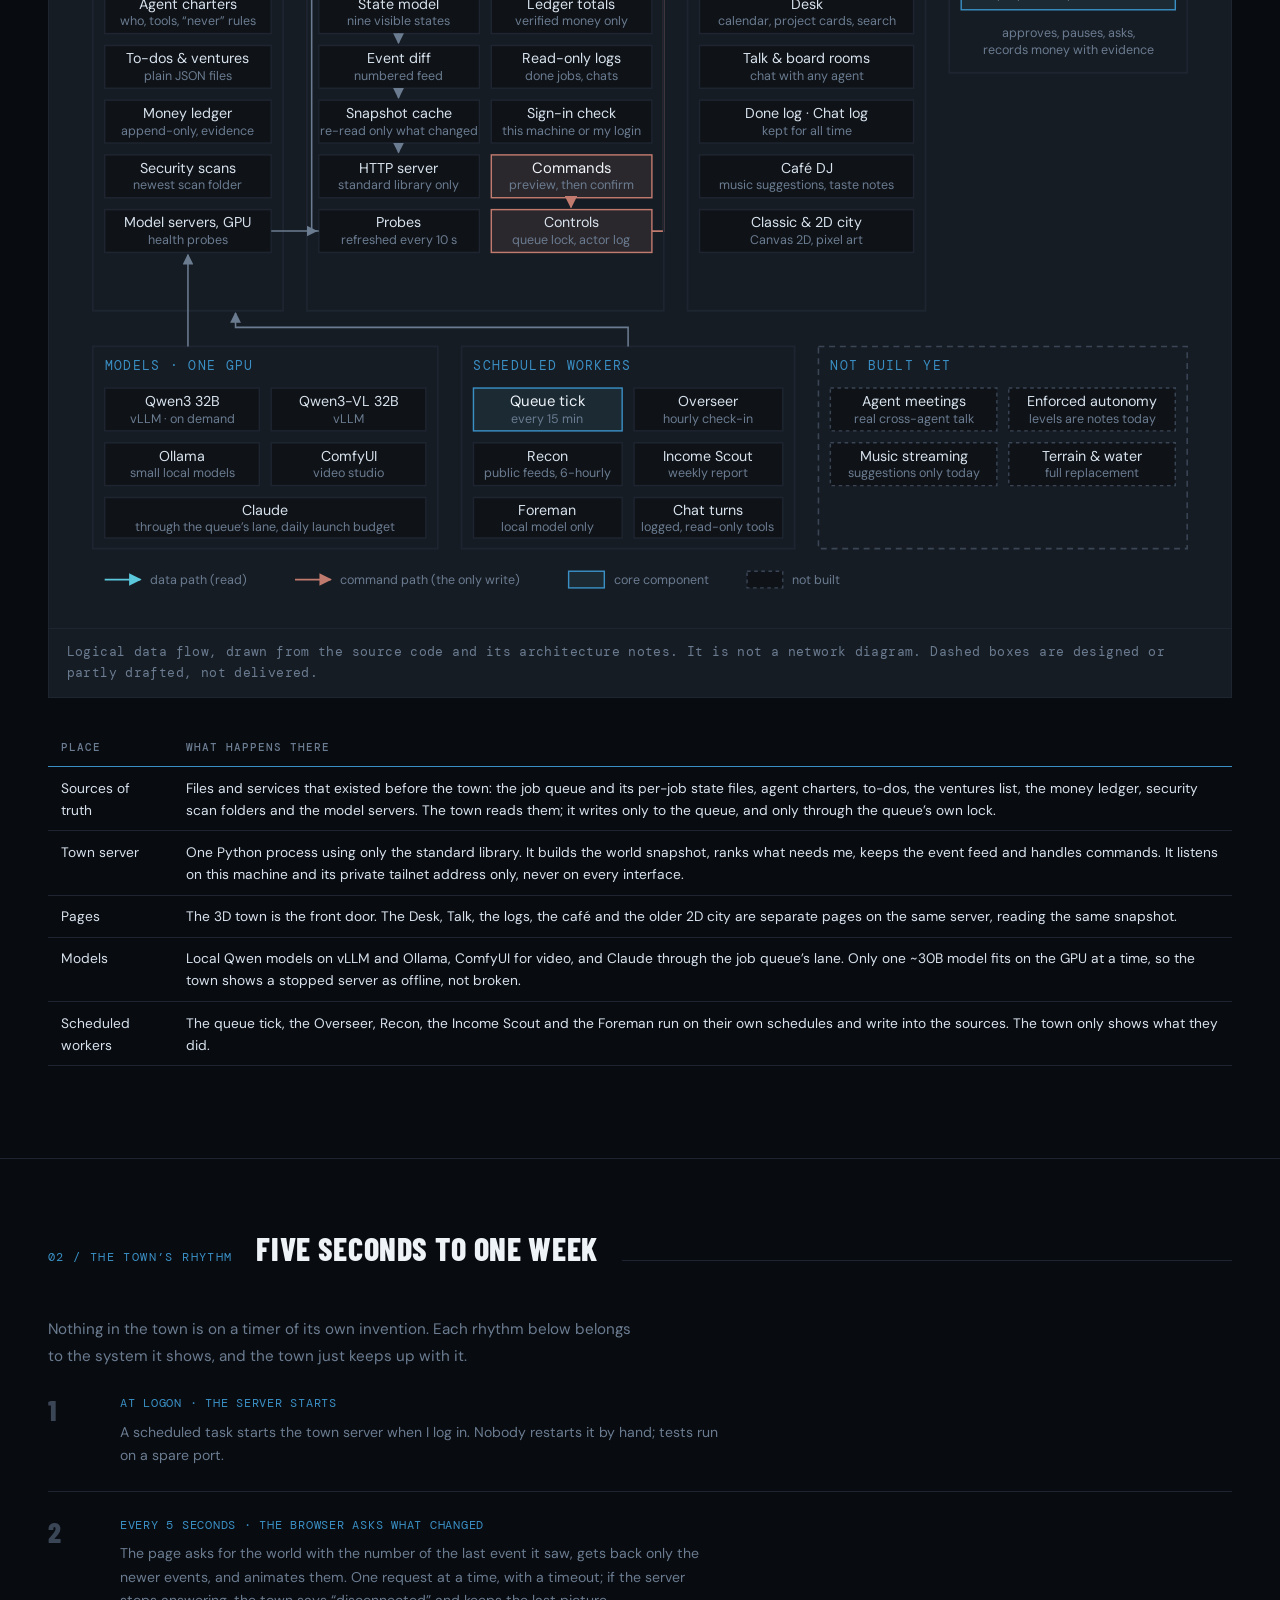
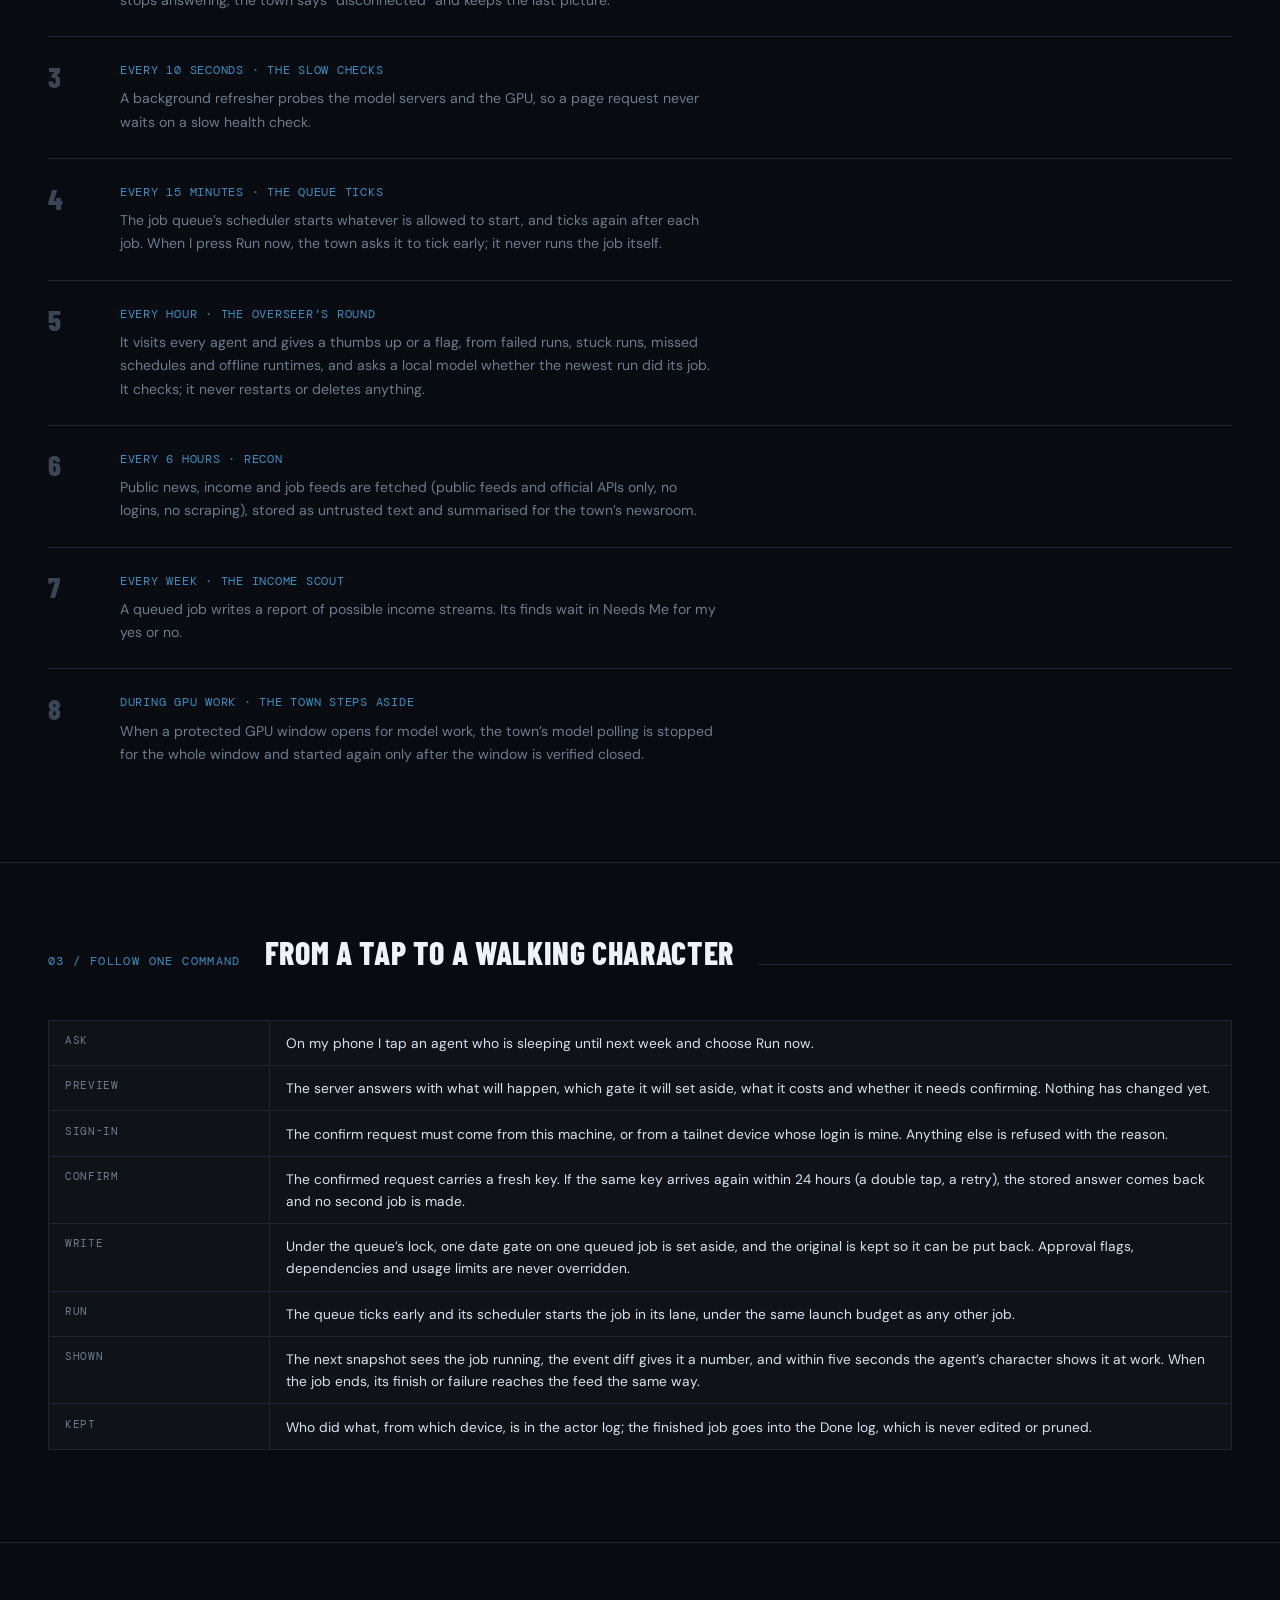
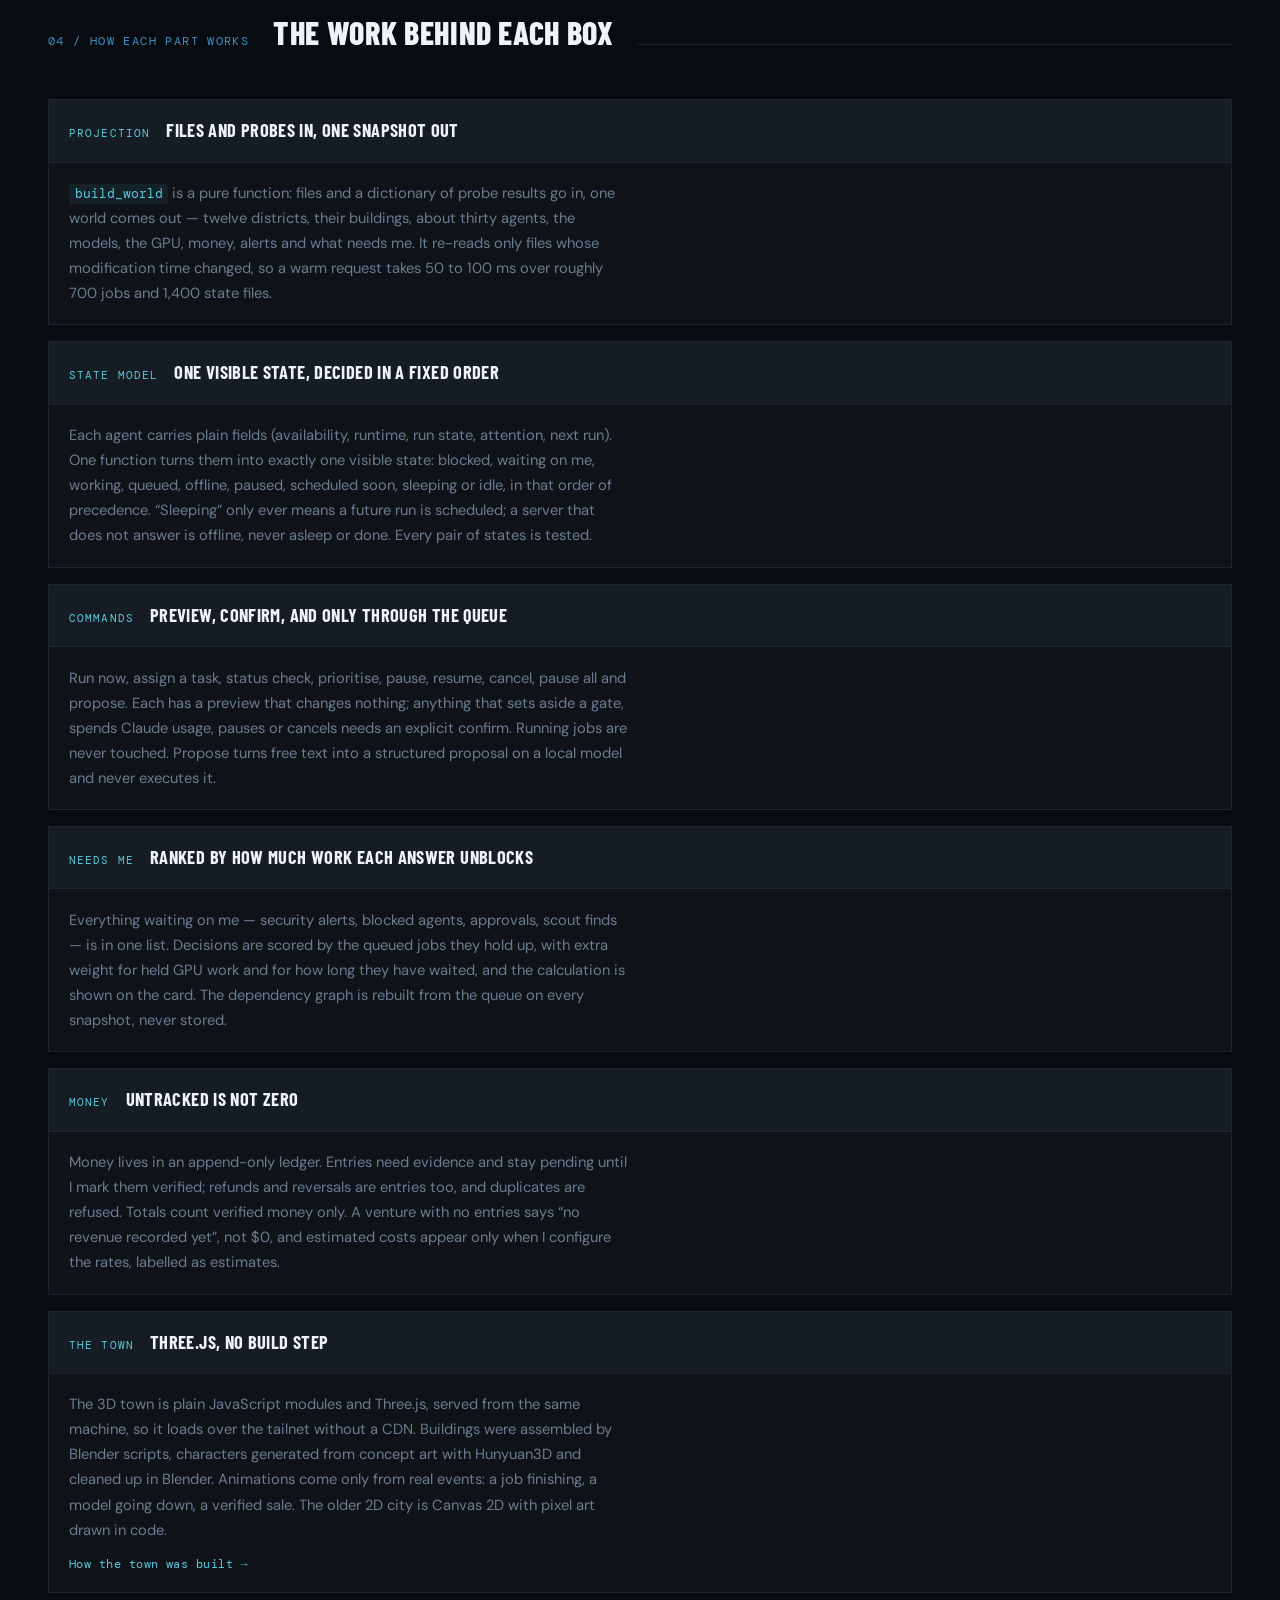
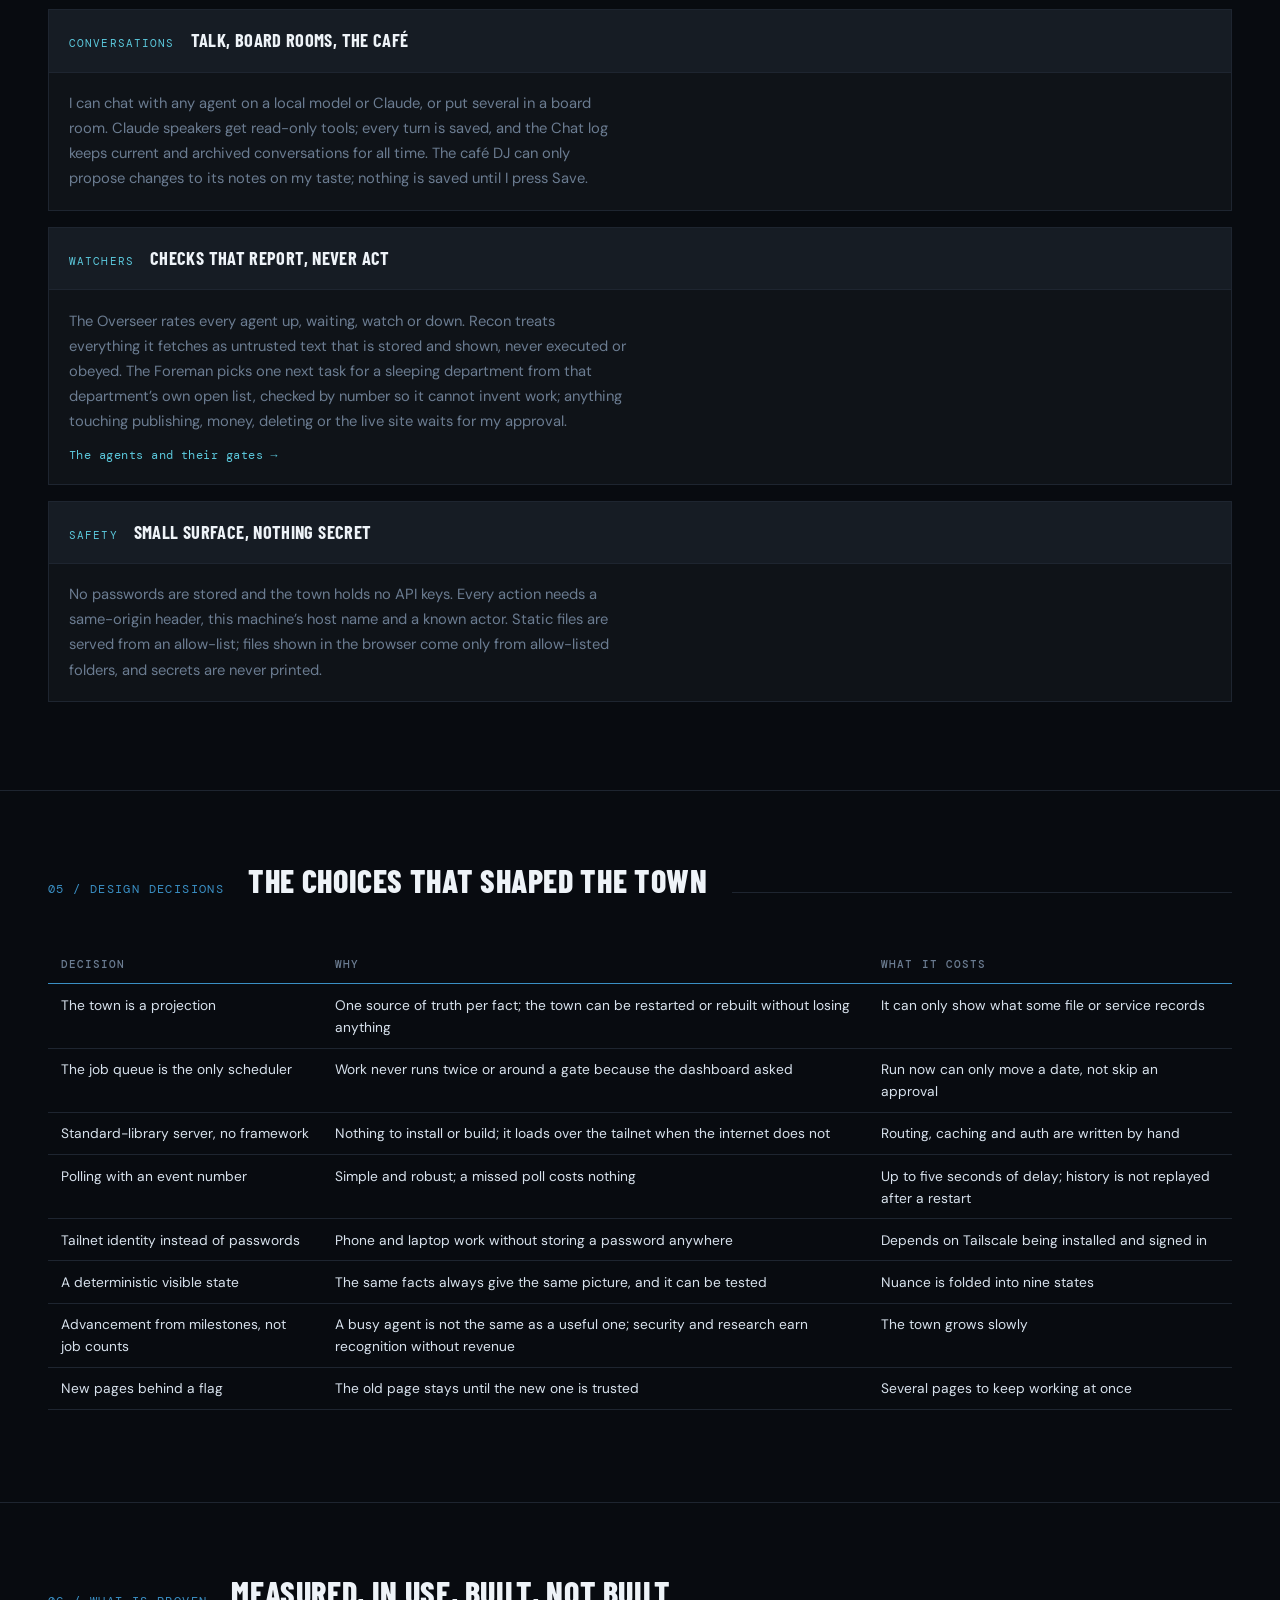
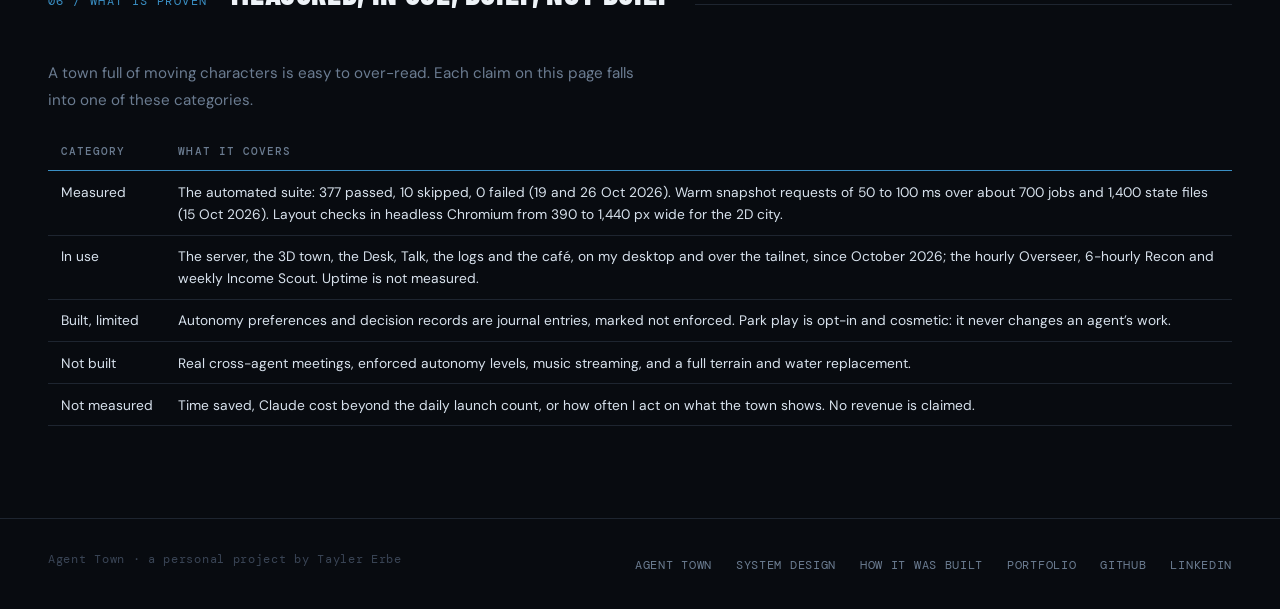
<file: design/index.html>
<!DOCTYPE html>
<html lang="en">
<head>
  <meta charset="UTF-8" />
  <meta name="viewport" content="width=device-width, initial-scale=1.0" />
  <title>Agent Town &middot; System Design</title>
  <meta name="description" content="End-to-end system design of Agent Town: where its data comes from, how one server turns it into a snapshot, how a command reaches the job queue, the design decisions, and what is measured, in use, built and not built." />
  <link rel="stylesheet" href="../assets/site.css" />
  <link rel="stylesheet" href="../assets/town.css" />
</head>
<body>
  <nav class="site-nav" aria-label="Site">
    <a href="../" class="nav-logo">Agent Town</a>
    <ul class="site-nav-links">
      <li><a href="../design/" aria-current="page">System design</a></li>
      <li><a href="../built/">How it was built</a></li>
      <li class="nav-secondary"><a href="https://taylererbe.com/agent-architecture.html">The agents</a></li>
      <li class="nav-secondary"><a href="https://github.com/tayler-erbe/agent-town-public">GitHub</a></li>
      <li><a href="https://taylererbe.com/">Portfolio</a></li>
    </ul>
  </nav>

  <div class="hero">
    <div class="hero-eyebrow">Tayler Erbe &middot; Agent Town &middot; System Design &middot; 2026</div>
    <h1>The Town Behind<br><span>the Characters</span></h1>
    <p class="hero-desc">
      Agent Town is the 3D town on my desktop where every one of my AI agents has a character and a building.
      It looks like a game, but it is an operations console: every light, walk and animation comes from a real
      job, model server or file. This page is the system design of the town itself &mdash; where its data comes
      from, how one Python server turns that into a single snapshot, how a button press reaches the job queue,
      the decisions behind it, and which claims are measured and which are not.
    </p>

    <div class="hero-links">
      <a href="../built/" class="btn-ghost">How the town was built &rarr;</a>
      <a href="https://taylererbe.com/agent-architecture.html" class="btn-ghost">The agents it shows &rarr;</a>
    </div>

    <div class="hero-meta">
      <div class="meta-item"><div class="meta-label">Scope</div><div class="meta-value">Sources &rarr; one snapshot &rarr; 3D town &rarr; commands back to the queue</div></div>
      <div class="meta-item"><div class="meta-label">Runs on</div><div class="meta-value">One workstation &middot; Python standard library server &middot; Three.js in the browser</div></div>
      <div class="meta-item"><div class="meta-label">Status</div><div class="meta-value">In use since Oct 2026 &middot; personal project, still being built</div></div>
      <div class="meta-item"><div class="meta-label">Built by</div><div class="meta-value">Tayler Erbe</div></div>
    </div>

    <div class="toc">
      <a href="#map"><span class="toc-num">01</span><span class="toc-name">The System Map</span></a>
      <a href="#rhythm"><span class="toc-num">02</span><span class="toc-name">The Town's Rhythm</span></a>
      <a href="#command"><span class="toc-num">03</span><span class="toc-name">Follow One Command</span></a>
      <a href="#parts"><span class="toc-num">04</span><span class="toc-name">How Each Part Works</span></a>
      <a href="#decisions"><span class="toc-num">05</span><span class="toc-name">Design Decisions</span></a>
      <a href="#evidence"><span class="toc-num">06</span><span class="toc-name">What Is Proven</span></a>
    </div>
  </div>

  <!-- 01 MAP -->
  <section id="map">
    <div class="section-header">
      <div class="section-tag">01 / The System Map</div>
      <h2 class="section-title">A projection, not a second system</h2>
      <div class="section-line"></div>
    </div>

    <div class="prose">
      <p>The town owns almost nothing. The job queue, the agents' charters, my to-do list, the money ledger, the
      security scans and the model servers already existed before there was a town. The server reads them,
      builds one snapshot of the whole world, and the browser draws that snapshot. Read the top row left to right
      for the data path. The one way back is the warm line: a command I confirm is written into the job queue,
      under the queue's own lock, and the queue&rsquo;s scheduler stays the only thing that runs work.</p>
    </div>

    <figure class="diagram">
      <div class="diagram-scroll">
        <svg viewBox="0 0 960 660" role="img" aria-labelledby="map-title map-desc">
          <title id="map-title">System map of Agent Town</title>
          <desc id="map-desc">Sources of truth on the left: the job queue, the agents' charters, to-dos and ventures, the money ledger, security scans, and the model servers and GPU. The town server reads them: build_world turns files and probes into one snapshot, a state model gives each agent one visible state, an event diff numbers what changed, the snapshot is cached and served by a standard-library HTTP server. Beside them: Needs Me ranks decisions by how much queued work each unblocks, the ledger counts verified money only, commands preview and confirm actions, controls write to the queue under its lock, sign-in accepts only this machine or the owner's own tailnet login, and read-only logs keep finished jobs and chats. The pages are the 3D town, the Desk, Talk and board rooms, the Done and Chat logs, the cafe DJ and the classic 2D city, used by Tayler on the desktop or over the tailnet from a phone or laptop. Commands go back to the job queue. Below: model servers (Qwen3 32B and Qwen3-VL 32B on vLLM, Ollama, ComfyUI, and Claude through the queue's lane), scheduled workers (the queue tick, the Overseer, Recon, the Income Scout, the Foreman, chat turns) that write into the sources, and work that is not built: cross-agent meetings, enforced autonomy levels, music streaming, and new terrain and water.</desc>
          <defs>
            <marker id="ah" viewBox="0 0 10 10" refX="9" refY="5" markerWidth="7" markerHeight="7" orient="auto-start-reverse"><path d="M0,0 L10,5 L0,10 z" class="d-arrow" /></marker>
            <marker id="aha" viewBox="0 0 10 10" refX="9" refY="5" markerWidth="7" markerHeight="7" orient="auto-start-reverse"><path d="M0,0 L10,5 L0,10 z" class="d-arrow-accent" /></marker>
            <marker id="ahw" viewBox="0 0 10 10" refX="9" refY="5" markerWidth="7" markerHeight="7" orient="auto-start-reverse"><path d="M0,0 L10,5 L0,10 z" class="d-arrow-warm" /></marker>
          </defs>

          <!-- WRITE PATH (over the top) -->
          <path d="M490 343 H500 V44 H100 V93" class="d-line-warm" marker-end="url(#ahw)" />
          <text x="300" y="38" text-anchor="middle" class="d-small">the only write: a confirmed command, under the queue&rsquo;s lock</text>

          <!-- SOURCES -->
          <rect x="20" y="60" width="160" height="350" class="d-frame" />
          <text x="30" y="80" class="d-title">Sources of truth</text>
          <rect x="30" y="95" width="140" height="36" class="d-box-accent" />
          <text x="100" y="110" text-anchor="middle" class="d-label-strong">Job queue</text>
          <text x="100" y="124" text-anchor="middle" class="d-small">jobs, gates, run states</text>
          <rect x="30" y="141" width="140" height="36" class="d-box" />
          <text x="100" y="156" text-anchor="middle" class="d-label">Agent charters</text>
          <text x="100" y="170" text-anchor="middle" class="d-small">who, tools, &ldquo;never&rdquo; rules</text>
          <rect x="30" y="187" width="140" height="36" class="d-box" />
          <text x="100" y="202" text-anchor="middle" class="d-label">To-dos &amp; ventures</text>
          <text x="100" y="216" text-anchor="middle" class="d-small">plain JSON files</text>
          <rect x="30" y="233" width="140" height="36" class="d-box" />
          <text x="100" y="248" text-anchor="middle" class="d-label">Money ledger</text>
          <text x="100" y="262" text-anchor="middle" class="d-small">append-only, evidence</text>
          <rect x="30" y="279" width="140" height="36" class="d-box" />
          <text x="100" y="294" text-anchor="middle" class="d-label">Security scans</text>
          <text x="100" y="308" text-anchor="middle" class="d-small">newest scan folder</text>
          <rect x="30" y="325" width="140" height="36" class="d-box" />
          <text x="100" y="340" text-anchor="middle" class="d-label">Model servers, GPU</text>
          <text x="100" y="354" text-anchor="middle" class="d-small">health probes</text>
          <path d="M180 107 H208" class="d-line-accent" marker-end="url(#aha)" />

          <!-- SERVER -->
          <rect x="200" y="60" width="300" height="350" class="d-frame" />
          <text x="210" y="80" class="d-title">Town server &middot; town.py</text>

          <rect x="210" y="95" width="135" height="36" class="d-box-accent" />
          <text x="277" y="110" text-anchor="middle" class="d-label-strong">build_world</text>
          <text x="277" y="124" text-anchor="middle" class="d-small">files in, one snapshot out</text>
          <path d="M277 131 V139" class="d-line" marker-end="url(#ah)" />
          <rect x="210" y="141" width="135" height="36" class="d-box" />
          <text x="277" y="156" text-anchor="middle" class="d-label">State model</text>
          <text x="277" y="170" text-anchor="middle" class="d-small">nine visible states</text>
          <path d="M277 177 V185" class="d-line" marker-end="url(#ah)" />
          <rect x="210" y="187" width="135" height="36" class="d-box" />
          <text x="277" y="202" text-anchor="middle" class="d-label">Event diff</text>
          <text x="277" y="216" text-anchor="middle" class="d-small">numbered feed</text>
          <path d="M277 223 V231" class="d-line" marker-end="url(#ah)" />
          <rect x="210" y="233" width="135" height="36" class="d-box" />
          <text x="277" y="248" text-anchor="middle" class="d-label">Snapshot cache</text>
          <text x="277" y="262" text-anchor="middle" class="d-small">re-read only what changed</text>
          <path d="M277 269 V277" class="d-line" marker-end="url(#ah)" />
          <rect x="210" y="279" width="135" height="36" class="d-box" />
          <text x="277" y="294" text-anchor="middle" class="d-label">HTTP server</text>
          <text x="277" y="308" text-anchor="middle" class="d-small">standard library only</text>
          <rect x="210" y="325" width="135" height="36" class="d-box" />
          <text x="277" y="340" text-anchor="middle" class="d-label">Probes</text>
          <text x="277" y="354" text-anchor="middle" class="d-small">refreshed every 10 s</text>
          <path d="M210 343 H204 V122 H208" class="d-line" marker-end="url(#ah)" />
          <path d="M170 343 H208" class="d-line" marker-end="url(#ah)" />

          <rect x="355" y="95" width="135" height="36" class="d-box-accent" />
          <text x="422" y="110" text-anchor="middle" class="d-label-strong">Needs Me</text>
          <text x="422" y="124" text-anchor="middle" class="d-small">ranked by work unblocked</text>
          <rect x="355" y="141" width="135" height="36" class="d-box" />
          <text x="422" y="156" text-anchor="middle" class="d-label">Ledger totals</text>
          <text x="422" y="170" text-anchor="middle" class="d-small">verified money only</text>
          <rect x="355" y="187" width="135" height="36" class="d-box" />
          <text x="422" y="202" text-anchor="middle" class="d-label">Read-only logs</text>
          <text x="422" y="216" text-anchor="middle" class="d-small">done jobs, chats</text>
          <rect x="355" y="233" width="135" height="36" class="d-box" />
          <text x="422" y="248" text-anchor="middle" class="d-label">Sign-in check</text>
          <text x="422" y="262" text-anchor="middle" class="d-small">this machine or my login</text>
          <rect x="355" y="279" width="135" height="36" class="d-box-warm" />
          <text x="422" y="294" text-anchor="middle" class="d-label-strong">Commands</text>
          <text x="422" y="308" text-anchor="middle" class="d-small">preview, then confirm</text>
          <path d="M422 315 V323" class="d-line-warm" marker-end="url(#ahw)" />
          <rect x="355" y="325" width="135" height="36" class="d-box-warm" />
          <text x="422" y="340" text-anchor="middle" class="d-label">Controls</text>
          <text x="422" y="354" text-anchor="middle" class="d-small">queue lock, actor log</text>

          <!-- PAGES -->
          <rect x="520" y="60" width="200" height="350" class="d-frame" />
          <text x="530" y="80" class="d-title">Pages &middot; browser</text>
          <path d="M500 107 H528" class="d-line-accent" marker-end="url(#aha)" />
          <rect x="530" y="95" width="180" height="36" class="d-box-accent" />
          <text x="620" y="110" text-anchor="middle" class="d-label-strong">3D town</text>
          <text x="620" y="124" text-anchor="middle" class="d-small">Three.js, 32 characters</text>
          <rect x="530" y="141" width="180" height="36" class="d-box" />
          <text x="620" y="156" text-anchor="middle" class="d-label">Desk</text>
          <text x="620" y="170" text-anchor="middle" class="d-small">calendar, project cards, search</text>
          <rect x="530" y="187" width="180" height="36" class="d-box" />
          <text x="620" y="202" text-anchor="middle" class="d-label">Talk &amp; board rooms</text>
          <text x="620" y="216" text-anchor="middle" class="d-small">chat with any agent</text>
          <rect x="530" y="233" width="180" height="36" class="d-box" />
          <text x="620" y="248" text-anchor="middle" class="d-label">Done log &middot; Chat log</text>
          <text x="620" y="262" text-anchor="middle" class="d-small">kept for all time</text>
          <rect x="530" y="279" width="180" height="36" class="d-box" />
          <text x="620" y="294" text-anchor="middle" class="d-label">Caf&eacute; DJ</text>
          <text x="620" y="308" text-anchor="middle" class="d-small">music suggestions, taste notes</text>
          <rect x="530" y="325" width="180" height="36" class="d-box" />
          <text x="620" y="340" text-anchor="middle" class="d-label">Classic &amp; 2D city</text>
          <text x="620" y="354" text-anchor="middle" class="d-small">Canvas 2D, pixel art</text>

          <!-- PEOPLE -->
          <rect x="740" y="60" width="200" height="150" class="d-frame" />
          <text x="750" y="80" class="d-title">People</text>
          <rect x="750" y="95" width="180" height="62" class="d-box-accent" />
          <text x="840" y="117" text-anchor="middle" class="d-label-strong">Tayler</text>
          <text x="840" y="133" text-anchor="middle" class="d-small">desktop browser, or phone and</text>
          <text x="840" y="147" text-anchor="middle" class="d-small">laptop over a private tailnet</text>
          <path d="M712 126 H748" class="d-line-accent" marker-start="url(#aha)" marker-end="url(#aha)" />
          <text x="840" y="180" text-anchor="middle" class="d-small">approves, pauses, asks,</text>
          <text x="840" y="194" text-anchor="middle" class="d-small">records money with evidence</text>

          <!-- MODELS -->
          <rect x="20" y="440" width="290" height="170" class="d-frame" />
          <text x="30" y="460" class="d-title">Models &middot; one GPU</text>
          <path d="M100 440 V363" class="d-line" marker-end="url(#ah)" />
          <rect x="30" y="475" width="130" height="36" class="d-box" />
          <text x="95" y="490" text-anchor="middle" class="d-label">Qwen3 32B</text>
          <text x="95" y="504" text-anchor="middle" class="d-small">vLLM &middot; on demand</text>
          <rect x="170" y="475" width="130" height="36" class="d-box" />
          <text x="235" y="490" text-anchor="middle" class="d-label">Qwen3-VL 32B</text>
          <text x="235" y="504" text-anchor="middle" class="d-small">vLLM</text>
          <rect x="30" y="521" width="130" height="36" class="d-box" />
          <text x="95" y="536" text-anchor="middle" class="d-label">Ollama</text>
          <text x="95" y="550" text-anchor="middle" class="d-small">small local models</text>
          <rect x="170" y="521" width="130" height="36" class="d-box" />
          <text x="235" y="536" text-anchor="middle" class="d-label">ComfyUI</text>
          <text x="235" y="550" text-anchor="middle" class="d-small">video studio</text>
          <rect x="30" y="567" width="270" height="34" class="d-box" />
          <text x="165" y="582" text-anchor="middle" class="d-label">Claude</text>
          <text x="165" y="595" text-anchor="middle" class="d-small">through the queue&rsquo;s lane, daily launch budget</text>

          <!-- WORKERS -->
          <rect x="330" y="440" width="280" height="170" class="d-frame" />
          <text x="340" y="460" class="d-title">Scheduled workers</text>
          <path d="M470 440 V424 H140 V412" class="d-line" marker-end="url(#ah)" />
          <rect x="340" y="475" width="125" height="36" class="d-box-accent" />
          <text x="402" y="490" text-anchor="middle" class="d-label-strong">Queue tick</text>
          <text x="402" y="504" text-anchor="middle" class="d-small">every 15 min</text>
          <rect x="475" y="475" width="125" height="36" class="d-box" />
          <text x="537" y="490" text-anchor="middle" class="d-label">Overseer</text>
          <text x="537" y="504" text-anchor="middle" class="d-small">hourly check-in</text>
          <rect x="340" y="521" width="125" height="36" class="d-box" />
          <text x="402" y="536" text-anchor="middle" class="d-label">Recon</text>
          <text x="402" y="550" text-anchor="middle" class="d-small">public feeds, 6-hourly</text>
          <rect x="475" y="521" width="125" height="36" class="d-box" />
          <text x="537" y="536" text-anchor="middle" class="d-label">Income Scout</text>
          <text x="537" y="550" text-anchor="middle" class="d-small">weekly report</text>
          <rect x="340" y="567" width="125" height="34" class="d-box" />
          <text x="402" y="582" text-anchor="middle" class="d-label">Foreman</text>
          <text x="402" y="595" text-anchor="middle" class="d-small">local model only</text>
          <rect x="475" y="567" width="125" height="34" class="d-box" />
          <text x="537" y="582" text-anchor="middle" class="d-label">Chat turns</text>
          <text x="537" y="595" text-anchor="middle" class="d-small">logged, read-only tools</text>

          <!-- NOT BUILT -->
          <rect x="630" y="440" width="310" height="170" class="d-frame-dash" />
          <text x="640" y="460" class="d-title">Not built yet</text>
          <rect x="640" y="475" width="140" height="36" class="d-box-dash" />
          <text x="710" y="490" text-anchor="middle" class="d-label">Agent meetings</text>
          <text x="710" y="504" text-anchor="middle" class="d-small">real cross-agent talk</text>
          <rect x="790" y="475" width="140" height="36" class="d-box-dash" />
          <text x="860" y="490" text-anchor="middle" class="d-label">Enforced autonomy</text>
          <text x="860" y="504" text-anchor="middle" class="d-small">levels are notes today</text>
          <rect x="640" y="521" width="140" height="36" class="d-box-dash" />
          <text x="710" y="536" text-anchor="middle" class="d-label">Music streaming</text>
          <text x="710" y="550" text-anchor="middle" class="d-small">suggestions only today</text>
          <rect x="790" y="521" width="140" height="36" class="d-box-dash" />
          <text x="860" y="536" text-anchor="middle" class="d-label">Terrain &amp; water</text>
          <text x="860" y="550" text-anchor="middle" class="d-small">full replacement</text>

          <!-- LEGEND -->
          <path d="M30 636 H60" class="d-line-accent" marker-end="url(#aha)" />
          <text x="68" y="640" class="d-small">data path (read)</text>
          <path d="M190 636 H220" class="d-line-warm" marker-end="url(#ahw)" />
          <text x="228" y="640" class="d-small">command path (the only write)</text>
          <rect x="420" y="629" width="30" height="14" class="d-box-accent" />
          <text x="458" y="640" class="d-small">core component</text>
          <rect x="570" y="629" width="30" height="14" class="d-box-dash" />
          <text x="608" y="640" class="d-small">not built</text>
        </svg>
      </div>
      <div class="scroll-hint">Scroll sideways to see the whole map</div>
      <figcaption>Logical data flow, drawn from the source code and its architecture notes. It is not a network diagram. Dashed boxes are designed or partly drafted, not delivered.</figcaption>
    </figure>

    <table class="dt">
      <thead><tr><th scope="col">Place</th><th scope="col">What happens there</th></tr></thead>
      <tbody>
        <tr><td>Sources of truth</td><td>Files and services that existed before the town: the job queue and its per-job state files, agent charters, to-dos, the ventures list, the money ledger, security scan folders and the model servers. The town reads them; it writes only to the queue, and only through the queue&rsquo;s own lock.</td></tr>
        <tr><td>Town server</td><td>One Python process using only the standard library. It builds the world snapshot, ranks what needs me, keeps the event feed and handles commands. It listens on this machine and its private tailnet address only, never on every interface.</td></tr>
        <tr><td>Pages</td><td>The 3D town is the front door. The Desk, Talk, the logs, the caf&eacute; and the older 2D city are separate pages on the same server, reading the same snapshot.</td></tr>
        <tr><td>Models</td><td>Local Qwen models on vLLM and Ollama, ComfyUI for video, and Claude through the job queue&rsquo;s lane. Only one ~30B model fits on the GPU at a time, so the town shows a stopped server as offline, not broken.</td></tr>
        <tr><td>Scheduled workers</td><td>The queue tick, the Overseer, Recon, the Income Scout and the Foreman run on their own schedules and write into the sources. The town only shows what they did.</td></tr>
      </tbody>
    </table>
  </section>

  <!-- 02 RHYTHM -->
  <section id="rhythm">
    <div class="section-header">
      <div class="section-tag">02 / The Town&rsquo;s Rhythm</div>
      <h2 class="section-title">Five seconds to one week</h2>
      <div class="section-line"></div>
    </div>

    <div class="prose">
      <p>Nothing in the town is on a timer of its own invention. Each rhythm below belongs to the system it
      shows, and the town just keeps up with it.</p>
    </div>

    <div class="pipeline">
      <div class="pipeline-step"><div class="step-num">1</div><div><div class="step-title">At logon &middot; the server starts</div><div class="step-body">A scheduled task starts the town server when I log in. Nobody restarts it by hand; tests run on a spare port.</div></div></div>
      <div class="pipeline-step"><div class="step-num">2</div><div><div class="step-title">Every 5 seconds &middot; the browser asks what changed</div><div class="step-body">The page asks for the world with the number of the last event it saw, gets back only the newer events, and animates them. One request at a time, with a timeout; if the server stops answering, the town says &ldquo;disconnected&rdquo; and keeps the last picture.</div></div></div>
      <div class="pipeline-step"><div class="step-num">3</div><div><div class="step-title">Every 10 seconds &middot; the slow checks</div><div class="step-body">A background refresher probes the model servers and the GPU, so a page request never waits on a slow health check.</div></div></div>
      <div class="pipeline-step"><div class="step-num">4</div><div><div class="step-title">Every 15 minutes &middot; the queue ticks</div><div class="step-body">The job queue&rsquo;s scheduler starts whatever is allowed to start, and ticks again after each job. When I press Run now, the town asks it to tick early; it never runs the job itself.</div></div></div>
      <div class="pipeline-step"><div class="step-num">5</div><div><div class="step-title">Every hour &middot; the Overseer&rsquo;s round</div><div class="step-body">It visits every agent and gives a thumbs up or a flag, from failed runs, stuck runs, missed schedules and offline runtimes, and asks a local model whether the newest run did its job. It checks; it never restarts or deletes anything.</div></div></div>
      <div class="pipeline-step"><div class="step-num">6</div><div><div class="step-title">Every 6 hours &middot; Recon</div><div class="step-body">Public news, income and job feeds are fetched (public feeds and official APIs only, no logins, no scraping), stored as untrusted text and summarised for the town&rsquo;s newsroom.</div></div></div>
      <div class="pipeline-step"><div class="step-num">7</div><div><div class="step-title">Every week &middot; the Income Scout</div><div class="step-body">A queued job writes a report of possible income streams. Its finds wait in Needs Me for my yes or no.</div></div></div>
      <div class="pipeline-step"><div class="step-num">8</div><div><div class="step-title">During GPU work &middot; the town steps aside</div><div class="step-body">When a protected GPU window opens for model work, the town&rsquo;s model polling is stopped for the whole window and started again only after the window is verified closed.</div></div></div>
    </div>
  </section>

  <!-- 03 ONE COMMAND -->
  <section id="command">
    <div class="section-header">
      <div class="section-tag">03 / Follow One Command</div>
      <h2 class="section-title">From a tap to a walking character</h2>
      <div class="section-line"></div>
    </div>

    <div class="kv">
      <div class="k">Ask</div><div class="v">On my phone I tap an agent who is sleeping until next week and choose Run now.</div>
      <div class="k">Preview</div><div class="v">The server answers with what will happen, which gate it will set aside, what it costs and whether it needs confirming. Nothing has changed yet.</div>
      <div class="k">Sign-in</div><div class="v">The confirm request must come from this machine, or from a tailnet device whose login is mine. Anything else is refused with the reason.</div>
      <div class="k">Confirm</div><div class="v">The confirmed request carries a fresh key. If the same key arrives again within 24 hours (a double tap, a retry), the stored answer comes back and no second job is made.</div>
      <div class="k">Write</div><div class="v">Under the queue&rsquo;s lock, one date gate on one queued job is set aside, and the original is kept so it can be put back. Approval flags, dependencies and usage limits are never overridden.</div>
      <div class="k">Run</div><div class="v">The queue ticks early and its scheduler starts the job in its lane, under the same launch budget as any other job.</div>
      <div class="k">Shown</div><div class="v">The next snapshot sees the job running, the event diff gives it a number, and within five seconds the agent&rsquo;s character shows it at work. When the job ends, its finish or failure reaches the feed the same way.</div>
      <div class="k">Kept</div><div class="v">Who did what, from which device, is in the actor log; the finished job goes into the Done log, which is never edited or pruned.</div>
    </div>
  </section>

  <!-- 04 PARTS -->
  <section id="parts">
    <div class="section-header">
      <div class="section-tag">04 / How Each Part Works</div>
      <h2 class="section-title">The work behind each box</h2>
      <div class="section-line"></div>
    </div>

    <div class="stage">
      <div class="stage-head"><span class="stage-id">PROJECTION</span><span class="stage-name">Files and probes in, one snapshot out</span></div>
      <div class="stage-body">
        <code>build_world</code> is a pure function: files and a dictionary of probe results go in, one world comes
        out &mdash; twelve districts, their buildings, about thirty agents, the models, the GPU, money, alerts and
        what needs me. It re-reads only files whose modification time changed, so a warm request takes 50 to
        100 ms over roughly 700 jobs and 1,400 state files.
      </div>
    </div>

    <div class="stage">
      <div class="stage-head"><span class="stage-id">STATE MODEL</span><span class="stage-name">One visible state, decided in a fixed order</span></div>
      <div class="stage-body">
        Each agent carries plain fields (availability, runtime, run state, attention, next run). One function
        turns them into exactly one visible state: blocked, waiting on me, working, queued, offline, paused,
        scheduled soon, sleeping or idle, in that order of precedence. &ldquo;Sleeping&rdquo; only ever means a
        future run is scheduled; a server that does not answer is offline, never asleep or done. Every pair of
        states is tested.
      </div>
    </div>

    <div class="stage">
      <div class="stage-head"><span class="stage-id">COMMANDS</span><span class="stage-name">Preview, confirm, and only through the queue</span></div>
      <div class="stage-body">
        Run now, assign a task, status check, prioritise, pause, resume, cancel, pause all and propose. Each has a
        preview that changes nothing; anything that sets aside a gate, spends Claude usage, pauses or cancels
        needs an explicit confirm. Running jobs are never touched. Propose turns free text into a structured
        proposal on a local model and never executes it.
      </div>
    </div>

    <div class="stage">
      <div class="stage-head"><span class="stage-id">NEEDS ME</span><span class="stage-name">Ranked by how much work each answer unblocks</span></div>
      <div class="stage-body">
        Everything waiting on me &mdash; security alerts, blocked agents, approvals, scout finds &mdash; is in one
        list. Decisions are scored by the queued jobs they hold up, with extra weight for held GPU work and for
        how long they have waited, and the calculation is shown on the card. The dependency graph is rebuilt
        from the queue on every snapshot, never stored.
      </div>
    </div>

    <div class="stage">
      <div class="stage-head"><span class="stage-id">MONEY</span><span class="stage-name">Untracked is not zero</span></div>
      <div class="stage-body">
        Money lives in an append-only ledger. Entries need evidence and stay pending until I mark them verified;
        refunds and reversals are entries too, and duplicates are refused. Totals count verified money only. A
        venture with no entries says &ldquo;no revenue recorded yet&rdquo;, not $0, and estimated costs appear
        only when I configure the rates, labelled as estimates.
      </div>
    </div>

    <div class="stage">
      <div class="stage-head"><span class="stage-id">THE TOWN</span><span class="stage-name">Three.js, no build step</span></div>
      <div class="stage-body">
        The 3D town is plain JavaScript modules and Three.js, served from the same machine, so it loads over the
        tailnet without a CDN. Buildings were assembled by Blender scripts, characters generated from concept art
        with Hunyuan3D and cleaned up in Blender. Animations come only from real events: a job finishing, a
        model going down, a verified sale. The older 2D city is Canvas 2D with pixel art drawn in code.
        <div class="links-line"><a href="../built/">How the town was built &rarr;</a></div>
      </div>
    </div>

    <div class="stage">
      <div class="stage-head"><span class="stage-id">CONVERSATIONS</span><span class="stage-name">Talk, board rooms, the caf&eacute;</span></div>
      <div class="stage-body">
        I can chat with any agent on a local model or Claude, or put several in a board room. Claude speakers
        get read-only tools; every turn is saved, and the Chat log keeps current and archived conversations for
        all time. The caf&eacute; DJ can only propose changes to its notes on my taste; nothing is saved until
        I press Save.
      </div>
    </div>

    <div class="stage">
      <div class="stage-head"><span class="stage-id">WATCHERS</span><span class="stage-name">Checks that report, never act</span></div>
      <div class="stage-body">
        The Overseer rates every agent up, waiting, watch or down. Recon treats everything it fetches as
        untrusted text that is stored and shown, never executed or obeyed. The Foreman picks one next task for a
        sleeping department from that department&rsquo;s own open list, checked by number so it cannot invent
        work; anything touching publishing, money, deleting or the live site waits for my approval.
        <div class="links-line"><a href="https://taylererbe.com/agent-architecture.html">The agents and their gates &rarr;</a></div>
      </div>
    </div>

    <div class="stage">
      <div class="stage-head"><span class="stage-id">SAFETY</span><span class="stage-name">Small surface, nothing secret</span></div>
      <div class="stage-body">
        No passwords are stored and the town holds no API keys. Every action needs a same-origin header, this
        machine&rsquo;s host name and a known actor. Static files are served from an allow-list; files shown in
        the browser come only from allow-listed folders, and secrets are never printed.
      </div>
    </div>
  </section>

  <!-- 05 DECISIONS -->
  <section id="decisions">
    <div class="section-header">
      <div class="section-tag">05 / Design Decisions</div>
      <h2 class="section-title">The choices that shaped the town</h2>
      <div class="section-line"></div>
    </div>

    <table class="dt">
      <thead><tr><th scope="col">Decision</th><th scope="col">Why</th><th scope="col">What it costs</th></tr></thead>
      <tbody>
        <tr><td>The town is a projection</td><td>One source of truth per fact; the town can be restarted or rebuilt without losing anything</td><td>It can only show what some file or service records</td></tr>
        <tr><td>The job queue is the only scheduler</td><td>Work never runs twice or around a gate because the dashboard asked</td><td>Run now can only move a date, not skip an approval</td></tr>
        <tr><td>Standard-library server, no framework</td><td>Nothing to install or build; it loads over the tailnet when the internet does not</td><td>Routing, caching and auth are written by hand</td></tr>
        <tr><td>Polling with an event number</td><td>Simple and robust; a missed poll costs nothing</td><td>Up to five seconds of delay; history is not replayed after a restart</td></tr>
        <tr><td>Tailnet identity instead of passwords</td><td>Phone and laptop work without storing a password anywhere</td><td>Depends on Tailscale being installed and signed in</td></tr>
        <tr><td>A deterministic visible state</td><td>The same facts always give the same picture, and it can be tested</td><td>Nuance is folded into nine states</td></tr>
        <tr><td>Advancement from milestones, not job counts</td><td>A busy agent is not the same as a useful one; security and research earn recognition without revenue</td><td>The town grows slowly</td></tr>
        <tr><td>New pages behind a flag</td><td>The old page stays until the new one is trusted</td><td>Several pages to keep working at once</td></tr>
      </tbody>
    </table>
  </section>

  <!-- 06 EVIDENCE -->
  <section id="evidence">
    <div class="section-header">
      <div class="section-tag">06 / What Is Proven</div>
      <h2 class="section-title">Measured, in use, built, not built</h2>
      <div class="section-line"></div>
    </div>

    <div class="prose">
      <p>A town full of moving characters is easy to over-read. Each claim on this page falls into one of these
      categories.</p>
    </div>

    <table class="dt status-table">
      <thead><tr><th scope="col">Category</th><th scope="col">What it covers</th></tr></thead>
      <tbody>
        <tr><td>Measured</td><td>The automated suite: 377 passed, 10 skipped, 0 failed (19 and 26 Oct 2026). Warm snapshot requests of 50 to 100 ms over about 700 jobs and 1,400 state files (15 Oct 2026). Layout checks in headless Chromium from 390 to 1,440 px wide for the 2D city.</td></tr>
        <tr><td>In use</td><td>The server, the 3D town, the Desk, Talk, the logs and the caf&eacute;, on my desktop and over the tailnet, since October 2026; the hourly Overseer, 6-hourly Recon and weekly Income Scout. Uptime is not measured.</td></tr>
        <tr><td>Built, limited</td><td>Autonomy preferences and decision records are journal entries, marked not enforced. Park play is opt-in and cosmetic: it never changes an agent&rsquo;s work.</td></tr>
        <tr><td>Not built</td><td>Real cross-agent meetings, enforced autonomy levels, music streaming, and a full terrain and water replacement.</td></tr>
        <tr><td>Not measured</td><td>Time saved, Claude cost beyond the daily launch count, or how often I act on what the town shows. No revenue is claimed.</td></tr>
      </tbody>
    </table>
  </section>

  <footer class="site-footer">
    <div class="site-footer-meta">
      <p>Agent Town &middot; a personal project by Tayler Erbe</p>
    </div>
    <ul class="site-footer-links">
      <li><a href="../">Agent Town</a></li>
      <li><a href="../design/">System design</a></li>
      <li><a href="../built/">How it was built</a></li>
      <li><a href="https://taylererbe.com/">Portfolio</a></li>
      <li><a href="https://github.com/tayler-erbe" target="_blank" rel="noopener">GitHub</a></li>
      <li><a href="https://linkedin.com/in/tayler-erbe-194374141" target="_blank" rel="noopener">LinkedIn</a></li>
    </ul>
  </footer>

</body>
</html>
</file>
<file: assets/site.css>
/* ==========================================================================
   taylererbe.com — site design system
   One stylesheet for every page. Tokens first, then base, then components.
   Documentation: DESIGN_SYSTEM.md. Mechanical check: tools/check_style.py
   Rule: pages never define their own hex colours or font families; they use
   the tokens below (var(--...)). Add a token here before using a new colour.
   ========================================================================== */

@import url("https://fonts.googleapis.com/css2?family=Barlow+Condensed:wght@400;600;700;800&family=DM+Mono:wght@300;400;500&family=DM+Sans:ital,opsz,wght@0,9..40,300;0,9..40,400;0,9..40,500;0,9..40,700;1,9..40,300;1,9..40,400&display=swap");

/* ---------- 1. Tokens ---------------------------------------------------- */
:root {
  /* Surfaces and lines (dark theme only; the site has no light theme) */
  --bg: #080b10;
  --surface: #0f1318;
  --surface2: #161c24;
  --surface3: #1f2230;            /* hover state of a raised card */
  --border: #1e2530;
  --nav-bg: rgba(8, 11, 16, 0.88);

  /* Text */
  --white: #eef3f8;               /* headings, emphasised figures */
  --text: #d8e2ed;                /* body text on dark */
  --muted: #6b7c91;               /* secondary text, prose paragraphs */
  --muted2: #3a4556;              /* tertiary: captions, step numbers */
  --ink: #0b0c0f;                 /* text on an accent-filled button */

  /* Brand accents */
  --accent: #5bc8dc;              /* primary: links, figures, active states */
  --accent-hover: #82d9e8;
  --accent2: #3a8fc4;             /* secondary: tags, eyebrows, section tags */
  --accent3: #c07a6e;             /* warm: caution, challenger, personal */
  --accent-dim: rgba(91, 200, 220, 0.12);
  --accent-faint: rgba(91, 200, 220, 0.08);

  /* Status and semantic colours */
  --green: #5dbf8a;               /* active, pass, winner */
  --green-bg: rgba(93, 191, 138, 0.12);
  --blue: #3a8fc4;                /* = accent2, used as a status hue */
  --blue-bg: rgba(58, 143, 196, 0.12);
  --coral: #c07a6e;               /* = accent3, used as a status hue */
  --coral-bg: rgba(192, 122, 110, 0.12);
  --warm: #e07a3d;                /* personal-project highlight */
  --gold: #d4a840;
  --slate: #8a9ab0;
  --violet: #9b8dc4;
  --lilac: #a78bdc;

  /* Data-visualisation palette: charts and diagrams only, never UI chrome */
  --viz-green: #2ecc71;
  --viz-green-dark: #27ae60;
  --viz-green-soft: #7fd87f;
  --viz-green-muted: #6aaa7a;
  --viz-green-alt: #4caf50;
  --viz-orange: #e67e22;
  --viz-amber: #f39c12;
  --viz-yellow: #f1c40f;
  --viz-blue: #3498db;
  --viz-red: #e74c3c;
  --viz-red-muted: #c75555;
  --viz-red-dark: #a53939;
  --viz-red-deep: #6e1f1f;
  --viz-purple: #9b59b6;
  --viz-light: #f5f5f5;
  --viz-teal-deep: #1e5f7a;
  --viz-sky: #7ab8c8;
  --viz-forest: #2a7a5a;
  --viz-emerald: #3dba84;
  --viz-steel: #6b9ab8;
  --viz-olive: #8ab870;

  /* Illustration colours (the Legacy app preview card) */
  --paper: #faf6ef;
  --navy: #0a1628;
  --rust: #c8541a;

  /* Type families */
  --font-display: 'Barlow Condensed', 'Arial Narrow', sans-serif;  /* h1, section titles, figures */
  --font-body: 'DM Sans', system-ui, sans-serif;                    /* paragraphs, UI text */
  --font-mono: 'DM Mono', ui-monospace, monospace;                  /* labels, tags, code, data */
  --font-heading: var(--font-display);  /* card and entry titles; switch here to change all of them */

  /* Type scale */
  --text-2xs: 0.65rem;   /* tags, meta labels */
  --text-xs: 0.72rem;    /* section tags, eyebrows, mono labels */
  --text-sm: 0.85rem;    /* card body, table cells */
  --text-base: 0.95rem;  /* prose paragraphs */
  --text-md: 1.05rem;    /* hero description, lede */
  --text-lg: 1.3rem;     /* card titles */
  --text-xl: clamp(1.6rem, 2.5vw, 2.4rem);   /* section titles */
  --text-2xl: clamp(2.8rem, 5vw, 5rem);      /* page title (h1) */
  --leading-tight: 1.0;
  --leading-normal: 1.6;
  --leading-prose: 1.8;
  --tracking-label: 0.08em;
  --tracking-eyebrow: 0.15em;

  /* Spacing scale */
  --space-1: 0.25rem;
  --space-2: 0.5rem;
  --space-3: 0.75rem;
  --space-4: 1rem;
  --space-5: 1.5rem;
  --space-6: 2rem;
  --space-7: 3rem;
  --space-8: 4.5rem;
  --gutter: 3rem;                 /* page side padding, desktop */
  --gutter-mobile: 1.25rem;       /* page side padding, phones */
  --nav-h: 4.25rem;
  --content-max: 1080px;          /* reading width for .wrap pages */
  --measure: 60ch;                /* body-text line length: about 75 characters of DM Sans (measured median 74) */

  /* Radii: the look is square-cornered */
  --radius: 0;                    /* cards, tiles, buttons, tables */
  --radius-sm: 2px;               /* code, small pills */
  --radius-round: 50%;            /* dots, avatars */

  /* Shadows and focus */
  --shadow-glow: 0 0 6px currentColor;
  --focus-ring: 2px solid var(--accent);

  /* Motion */
  --dur: 0.2s;
}

/* ---------- 2. Base ------------------------------------------------------ */
*, *::before, *::after { box-sizing: border-box; margin: 0; padding: 0; }
html { scroll-behavior: smooth; scroll-padding-top: calc(var(--nav-h) + 1rem); }
body {
  font-family: var(--font-body);
  background: var(--bg);
  color: var(--text);
  font-size: 16px;
  line-height: var(--leading-normal);
  overflow-x: hidden;
  -webkit-font-smoothing: antialiased;
  overflow-wrap: break-word;
}
/* film-grain overlay, part of the look */
body::before {
  content: '';
  position: fixed;
  inset: 0;
  background-image: url("data:image/svg+xml,%3Csvg viewBox='0 0 256 256' xmlns='http://www.w3.org/2000/svg'%3E%3Cfilter id='noise'%3E%3CfeTurbulence type='fractalNoise' baseFrequency='0.9' numOctaves='4' stitchTiles='stitch'/%3E%3C/filter%3E%3Crect width='100%25' height='100%25' filter='url(%23noise)' opacity='0.04'/%3E%3C/svg%3E");
  pointer-events: none;
  z-index: 9999;
  opacity: 0.4;
}
img, svg, video { max-width: 100%; }
h1, h2, h3, h4 { font-family: var(--font-display); color: var(--white); line-height: 1.15; }
a { color: var(--accent); text-decoration: none; transition: color var(--dur); }
a:hover { color: var(--accent-hover); }
strong, b { font-weight: 500; }
::selection { background: var(--accent); color: var(--bg); }
:focus-visible { outline: var(--focus-ring); outline-offset: 3px; }
@media (prefers-reduced-motion: reduce) {
  *, *::before, *::after { animation: none !important; transition: none !important; scroll-behavior: auto !important; }
}

/* Text helpers */
.link { color: var(--accent); text-decoration: underline; text-decoration-color: var(--accent-dim); text-underline-offset: 3px; }
.link:hover { color: var(--accent-hover); text-decoration-color: currentColor; }
.prose a:not([class]) { color: var(--accent); text-decoration: underline; text-decoration-color: var(--accent-dim); text-underline-offset: 3px; }
.prose a:not([class]):hover { text-decoration-color: currentColor; }
.mono { font-family: var(--font-mono); }
.label { font-family: var(--font-mono); font-size: 0.68rem; letter-spacing: 0.1em; text-transform: uppercase; color: var(--accent2); margin-bottom: var(--space-3); }
.text-accent { color: var(--accent); }
.text-accent2 { color: var(--accent2); }
.text-warm { color: var(--accent3); }
.text-white { color: var(--white); }
.text-body { color: var(--text); }
.text-muted { color: var(--muted); }
.text-green { color: var(--green); }
.text-coral { color: var(--coral); }

/* ---------- 3. Layout ---------------------------------------------------- */
section { padding: var(--space-8) var(--gutter); border-bottom: 1px solid var(--border); }
section:last-of-type { border-bottom: none; }
.wrap { max-width: var(--content-max); margin: 0 auto; }
.two-col { display: grid; grid-template-columns: 1fr 1fr; gap: var(--space-7); align-items: start; }
.three-col { display: grid; grid-template-columns: 1fr 1fr 1fr; gap: var(--space-6); }
.two-col > *, .three-col > *, .method-grid > *, .insight-grid > * { min-width: 0; }  /* let wide children scroll instead of widening the grid */
[style*="display:grid"] > *, [style*="display: grid"] > * { min-width: 0; }  /* same for older inline grids */

/* ---------- 4. Site navigation ------------------------------------------ */
.site-nav {
  position: fixed; top: 0; left: 0; right: 0; z-index: 100;
  height: var(--nav-h);
  display: flex; align-items: center; justify-content: space-between; gap: var(--space-5);
  padding: 0 var(--gutter);
  background: var(--nav-bg);
  backdrop-filter: blur(12px);
  -webkit-backdrop-filter: blur(12px);
  border-bottom: 1px solid var(--border);
}
.nav-logo { font-family: var(--font-mono); font-size: 0.85rem; letter-spacing: var(--tracking-label); color: var(--accent); text-decoration: none; white-space: nowrap; }
.nav-logo:hover { color: var(--accent-hover); }
.site-nav-links { display: flex; align-items: center; gap: var(--space-6); list-style: none; }
.site-nav-links a { font-size: 0.82rem; letter-spacing: 0.06em; text-transform: uppercase; color: var(--muted); text-decoration: none; white-space: nowrap; transition: color var(--dur); }
.site-nav-links a:hover, .site-nav-links a[aria-current="page"] { color: var(--text); }
.site-nav-links a[aria-current="page"] { border-bottom: 1px solid var(--accent); padding-bottom: 2px; }

/* Page sub-navigation: in-page section links or page status, under the site nav */
.subnav {
  position: sticky; top: var(--nav-h); z-index: 90;
  display: flex; align-items: center; gap: var(--space-5);
  padding: var(--space-3) var(--gutter);
  margin-top: var(--nav-h);
  background: var(--nav-bg);
  backdrop-filter: blur(12px);
  -webkit-backdrop-filter: blur(12px);
  border-bottom: 1px solid var(--border);
  overflow-x: auto;
  scrollbar-width: none;
}
.subnav::-webkit-scrollbar { display: none; }
.subnav ul { display: flex; gap: var(--space-5); list-style: none; }
.subnav a { font-family: var(--font-mono); font-size: 0.7rem; letter-spacing: 0.06em; text-transform: uppercase; color: var(--muted); white-space: nowrap; }
.subnav a:hover { color: var(--text); }
.subnav + .hero { padding-top: var(--space-8); }

/* ---------- 5. Page header (hero) --------------------------------------- */
.hero {
  padding: calc(var(--nav-h) + 4.75rem) var(--gutter) 5rem;
  border-bottom: 1px solid var(--border);
  position: relative;
  overflow: hidden;
}
.hero::after {
  content: '';
  position: absolute; top: -30%; right: -5%;
  width: 50vw; height: 50vw;
  background: radial-gradient(ellipse at center, rgba(91, 200, 220, 0.04) 0%, transparent 65%);
  pointer-events: none;
}
.hero-eyebrow {
  font-family: var(--font-mono);
  font-size: 0.75rem; letter-spacing: var(--tracking-eyebrow); text-transform: uppercase;
  color: var(--accent2); margin-bottom: 1.25rem;
  display: flex; align-items: center; gap: var(--space-3);
}
.hero-eyebrow::before { content: ''; display: block; flex: none; width: 2rem; height: 1px; background: var(--accent2); }
.hero h1 {
  font-family: var(--font-display);
  font-weight: 800; font-size: var(--text-2xl);
  line-height: var(--leading-tight); color: var(--white);
  letter-spacing: 0.01em; text-transform: uppercase;
  margin-bottom: var(--space-5);
  overflow-wrap: break-word;
}
.hero h1 span, .hero h1 em { font-style: normal; color: var(--accent); }
.hero-desc { font-size: var(--text-md); color: var(--muted); max-width: 64ch; line-height: 1.75; margin-bottom: var(--space-6); }
.hero-desc strong, .hero-desc b { color: var(--text); font-weight: 500; }
.hero-meta { display: flex; flex-wrap: wrap; gap: var(--space-6); margin-top: var(--space-6); }
.meta-label { font-family: var(--font-mono); font-size: var(--text-2xs); letter-spacing: 0.12em; text-transform: uppercase; color: var(--muted2); margin-bottom: 0.3rem; }
.meta-value { font-size: 0.9rem; color: var(--text); }
.meta-value a { color: var(--accent); }
.hero-ctas { display: flex; gap: var(--space-4); flex-wrap: wrap; }

@keyframes fadeUp { from { opacity: 0; transform: translateY(16px); } to { opacity: 1; transform: translateY(0); } }
.hero-eyebrow { animation: fadeUp 0.5s ease 0.1s both; }
.hero h1 { animation: fadeUp 0.5s ease 0.22s both; }
.hero-desc { animation: fadeUp 0.5s ease 0.36s both; }
.hero-meta, .hero-stats { animation: fadeUp 0.5s ease 0.48s both; }

/* Table of contents under a page header */
.toc { display: grid; grid-template-columns: repeat(auto-fit, minmax(210px, 1fr)); gap: 1px; background: var(--border); border: 1px solid var(--border); margin: var(--space-6) 0 0; }
.toc a { background: var(--surface); padding: var(--space-4) 1.1rem; text-decoration: none; display: block; transition: background var(--dur); }
.toc a:hover { background: var(--surface2); }
.toc-num { font-family: var(--font-mono); font-size: var(--text-2xs); color: var(--accent2); letter-spacing: 0.1em; display: block; margin-bottom: 0.35rem; }
.toc-name { font-size: 0.86rem; color: var(--text); }

/* ---------- 6. Section header ------------------------------------------- */
.section-header { display: flex; align-items: baseline; gap: var(--space-5); margin-bottom: var(--space-7); }
.section-tag { font-family: var(--font-mono); font-size: var(--text-xs); letter-spacing: 0.12em; text-transform: uppercase; color: var(--accent2); white-space: nowrap; }
.section-title { font-family: var(--font-display); font-weight: 800; font-size: var(--text-xl); color: var(--white); text-transform: uppercase; letter-spacing: 0.02em; line-height: 1.1; }
.section-title em, .section-title span { font-style: normal; color: var(--accent); }
.section-line { flex: 1; height: 1px; background: var(--border); }
.section-lede { font-size: var(--text-base); color: var(--muted); max-width: 72ch; line-height: 1.75; margin: calc(var(--space-5) * -1) 0 var(--space-6); }
.section-lede strong, .section-lede b { color: var(--text); font-weight: 500; }
.subhead { font-family: var(--font-display); font-weight: 700; font-size: 1.15rem; color: var(--white); text-transform: uppercase; letter-spacing: 0.02em; margin: var(--space-6) 0 var(--space-3); }

/* ---------- 7. Prose ---------------------------------------------------- */
/* Body text never runs wider than --measure; tables, charts, code and grids keep their full width. */
section p, section li, .hero p, .step-body, .stage-body, .warn, .takeaway { max-width: var(--measure); }
.prose p { font-size: var(--text-base); color: var(--muted); line-height: var(--leading-prose); margin-bottom: var(--space-4); }
.prose p:last-child { margin-bottom: 0; }
.prose p strong, .prose p b { color: var(--text); font-weight: 500; }
.prose ul, .prose ol { margin: 0 0 var(--space-4) 1.25rem; color: var(--muted); font-size: var(--text-base); line-height: 1.7; }

/* ---------- 8. Metric tiles -------------------------------------------- */
/* 8a. Stat strip: a full-width row of figures under a page header */
.stat-strip { display: grid; grid-template-columns: repeat(4, 1fr); gap: 1px; background: var(--border); border-top: 1px solid var(--border); border-bottom: 1px solid var(--border); }
.stat-strip-5 { grid-template-columns: repeat(5, 1fr); }
.stat-item { background: var(--surface); padding: 1.75rem var(--space-6); transition: background var(--dur); }
.stat-item:hover { background: var(--surface2); }
.stat-big { font-family: var(--font-display); font-weight: 800; font-size: 2.2rem; color: var(--accent); line-height: 1; margin-bottom: 0.3rem; }
.stat-desc { font-family: var(--font-mono); font-size: 0.68rem; letter-spacing: var(--tracking-label); text-transform: uppercase; color: var(--muted); }

/* 8b. Stat cards: a grid of labelled tiles (home page hero, evaluation pages) */
.hero-stats { display: grid; grid-template-columns: 1fr 1fr; gap: 1px; background: var(--border); border: 1px solid var(--border); }
.hero-stats-4 { grid-template-columns: repeat(4, 1fr); max-width: 900px; }
.stat-card { background: var(--surface); padding: var(--space-6); transition: background var(--dur); }
.stat-card:hover { background: var(--surface2); }
.stat-icon { font-size: 0.6rem; color: var(--accent); margin-bottom: var(--space-3); }
.stat-num { font-family: var(--font-display); font-weight: 700; font-size: 1.1rem; color: var(--accent); line-height: 1; margin-bottom: 0.3rem; }
.hero-stats-figures .stat-num { font-weight: 800; font-size: 2rem; }
.stat-label { font-family: var(--font-mono); font-size: 0.7rem; letter-spacing: 0.06em; text-transform: uppercase; color: var(--text); margin-bottom: 0.4rem; }
.stat-sub { font-size: 0.78rem; color: var(--muted); line-height: 1.4; }

/* 8c. Results strip: figures inside a section */
.results-strip { display: grid; grid-template-columns: repeat(3, 1fr); gap: 1px; background: var(--border); margin-top: var(--space-6); }
.results-strip-4 { grid-template-columns: repeat(4, 1fr); }
.result-cell { background: var(--surface2); padding: var(--space-5); }
.result-num { font-family: var(--font-display); font-weight: 800; font-size: 2rem; color: var(--accent); line-height: 1; margin-bottom: var(--space-1); }
.result-label { font-family: var(--font-mono); font-size: 0.67rem; letter-spacing: var(--tracking-label); text-transform: uppercase; color: var(--muted); }

/* ---------- 9. Cards ---------------------------------------------------- */
.card { background: var(--surface); border: 1px solid var(--border); border-radius: var(--radius); padding: var(--space-5); }
.card p { font-size: var(--text-sm); color: var(--muted); line-height: 1.65; }
.card p + p { margin-top: var(--space-2); }
.card strong, .card b { color: var(--text); }
.insight-grid { display: grid; grid-template-columns: 1fr 1fr; gap: var(--space-4); margin-top: var(--space-5); }
.insight-box { background: var(--surface2); border: 1px solid var(--border); padding: 1.25rem; }
.insight-box-title { font-family: var(--font-mono); font-size: 0.68rem; letter-spacing: 0.1em; text-transform: uppercase; color: var(--accent2); margin-bottom: var(--space-2); }
.insight-box p { font-size: 0.83rem; color: var(--muted); line-height: 1.6; }
.insight-box p + p { margin-top: var(--space-2); }
.insight-box p strong { color: var(--text); font-weight: 500; }

/* Comparison cards */
.method-grid { display: grid; grid-template-columns: 1fr 1fr; gap: var(--space-5); }
.method-grid-3 { grid-template-columns: 1fr 1fr 1fr; }
.method-card { background: var(--surface); border: 1px solid var(--border); padding: var(--space-6); }
.method-card.winner { border-color: var(--accent); border-top: 3px solid var(--accent); }
.method-card.challenger { border-top: 3px solid var(--accent3); }
.method-header { display: flex; justify-content: space-between; align-items: flex-start; margin-bottom: 1.25rem; flex-wrap: wrap; gap: var(--space-2); }
.method-name { font-family: var(--font-display); font-weight: 800; font-size: var(--text-lg); color: var(--white); text-transform: uppercase; }
.metric-row { display: flex; justify-content: space-between; align-items: baseline; gap: var(--space-4); padding: var(--space-2) 0; border-bottom: 1px solid var(--border); }
.metric-row:last-child { border-bottom: none; }
.metric-label { font-size: 0.82rem; color: var(--muted); }
.metric-value { font-family: var(--font-mono); font-size: var(--text-sm); color: var(--text); }
.metric-value.good { color: var(--accent); }
.metric-value.warn { color: var(--accent3); }
.metric-value.neutral { color: var(--text); }

/* ---------- 10. Callouts ------------------------------------------------ */
.callout { background: var(--surface2); border: 1px solid var(--border); border-left: 3px solid var(--accent); padding: var(--space-5) 1.75rem; margin-top: var(--space-5); }
.callout-label { font-family: var(--font-mono); font-size: 0.68rem; letter-spacing: 0.1em; text-transform: uppercase; color: var(--accent); margin-bottom: var(--space-2); }
.callout p { font-size: 0.88rem; color: var(--muted); line-height: 1.65; }
.callout p + p { margin-top: var(--space-2); }
.callout p strong, .callout p b { color: var(--text); font-weight: 500; }
.callout.callout-good { border-left-color: var(--green); }
.callout.callout-good .callout-label { color: var(--green); }
.callout.callout-warn { border-left-color: var(--coral); }
.callout.callout-warn .callout-label { color: var(--coral); }
.callout.callout-info { border-left-color: var(--accent2); }
.callout.callout-info .callout-label { color: var(--accent2); }
.warn { border-left: 2px solid var(--accent3); background: rgba(192, 122, 110, 0.06); padding: var(--space-4) 1.25rem; margin: var(--space-5) 0; font-size: 0.9rem; color: var(--muted); line-height: 1.7; }
.warn strong { color: var(--accent3); font-weight: 500; }
.takeaway { display: flex; gap: var(--space-3); align-items: flex-start; background: var(--surface2); border-left: 3px solid var(--accent); padding: 0.9rem 1.1rem; margin-top: var(--space-4); font-size: 0.82rem; color: var(--muted); line-height: 1.6; }
.takeaway::before { content: '\2192'; color: var(--accent); font-family: var(--font-mono); flex-shrink: 0; font-size: 0.9rem; margin-top: 0.05rem; }
.takeaway strong { color: var(--text); }

/* ---------- 11. Steps, stages and key-value lists ----------------------- */
.pipeline { display: flex; flex-direction: column; }
.pipeline-step { display: grid; grid-template-columns: 48px 1fr; gap: var(--space-5); padding: var(--space-5) 0; border-bottom: 1px solid var(--border); align-items: start; }
.pipeline-step:last-child { border-bottom: none; }
.step-num { font-family: var(--font-display); font-weight: 800; font-size: 1.8rem; color: var(--muted2); line-height: 1; padding-top: 0.1rem; }
.step-title { font-family: var(--font-mono); font-size: 0.78rem; letter-spacing: 0.06em; text-transform: uppercase; color: var(--accent2); margin-bottom: 0.4rem; }
.step-body { font-size: 0.88rem; color: var(--muted); line-height: 1.65; }
.step-body strong { color: var(--text); font-weight: 500; }
.stage { border: 1px solid var(--border); background: var(--surface); margin: var(--space-4) 0; }
.stage-head { display: flex; align-items: baseline; gap: var(--space-4); padding: var(--space-4) 1.25rem; border-bottom: 1px solid var(--border); background: var(--surface2); flex-wrap: wrap; }
.stage-id { font-family: var(--font-mono); font-size: 0.7rem; color: var(--accent); letter-spacing: 0.1em; }
.stage-name { font-family: var(--font-display); font-weight: 700; font-size: 1.15rem; color: var(--white); text-transform: uppercase; letter-spacing: 0.02em; }
.stage-body { padding: 1.15rem 1.25rem; font-size: 0.92rem; color: var(--muted); line-height: 1.7; }
.stage-body strong { color: var(--text); font-weight: 500; }
.kv { display: grid; grid-template-columns: minmax(160px, 220px) 1fr; gap: 1px; background: var(--border); border: 1px solid var(--border); margin: 1.25rem 0; }
.kv > div { background: var(--surface); padding: 0.7rem var(--space-4); font-size: 0.86rem; }
.kv .k { font-family: var(--font-mono); font-size: 0.7rem; letter-spacing: 0.06em; text-transform: uppercase; color: var(--muted); }
.kv .v { color: var(--text); }

/* ---------- 12. Tags, pills and badges ---------------------------------- */
.tag-row { display: flex; flex-wrap: wrap; gap: 0.4rem; margin-top: var(--space-3); }
.tag { display: inline-block; font-family: var(--font-mono); font-size: var(--text-2xs); letter-spacing: 0.06em; text-transform: uppercase; padding: var(--space-1) 0.6rem; border: 1px solid var(--border); border-radius: var(--radius); color: var(--muted); }
.tag-accent { border-color: var(--accent2); color: var(--accent2); }
.tag-warm { border-color: var(--accent3); color: var(--accent3); }
.tag-green { border-color: var(--green); color: var(--green); }
.method-badge, .badge { display: inline-block; font-family: var(--font-mono); font-size: 0.62rem; letter-spacing: var(--tracking-label); text-transform: uppercase; padding: 0.2rem 0.6rem; border: 1px solid var(--border); color: var(--muted); }
.badge-green { background: var(--green-bg); color: var(--green); border: 1px solid var(--green); }
.badge-warn { background: var(--coral-bg); color: var(--accent3); border: 1px solid var(--accent3); }
.badge-blue { background: var(--accent-dim); color: var(--accent); border: 1px solid var(--accent); }
.status { display: inline-flex; align-items: center; gap: 0.4rem; font-family: var(--font-mono); font-size: 0.68rem; letter-spacing: var(--tracking-label); text-transform: uppercase; }
.status-dot { width: 6px; height: 6px; border-radius: var(--radius-round); background: currentColor; }

/* ---------- 13. Tables -------------------------------------------------- */
.table-wrap { overflow-x: auto; -webkit-overflow-scrolling: touch; margin: 1.25rem 0; }
.cat-table { width: 100%; border-collapse: collapse; font-size: var(--text-sm); }
.cat-table th { font-family: var(--font-mono); font-size: var(--text-2xs); letter-spacing: var(--tracking-label); text-transform: uppercase; color: var(--muted); padding: 0.6rem var(--space-4); border-bottom: 1px solid var(--border); text-align: left; font-weight: 500; }
.cat-table td { padding: 0.7rem var(--space-4); border-bottom: 1px solid var(--border); color: var(--muted); font-size: 0.83rem; vertical-align: top; }
.cat-table td:first-child { font-family: var(--font-mono); font-size: var(--text-xs); color: var(--accent2); white-space: nowrap; }
.cat-table tr:last-child td { border-bottom: none; }
table.dt { width: 100%; border-collapse: collapse; margin: 1.25rem 0; font-size: 0.86rem; }
table.dt th { text-align: left; font-family: var(--font-mono); font-size: 0.66rem; letter-spacing: 0.1em; text-transform: uppercase; color: var(--muted); padding: 0.6rem 0.8rem; border-bottom: 1px solid var(--accent2); font-weight: 500; }
table.dt td { padding: 0.6rem 0.8rem; border-bottom: 1px solid var(--border); color: var(--text); vertical-align: top; }
table.dt td.num { font-family: var(--font-mono); color: var(--accent); white-space: nowrap; }

/* ---------- 14. Code ---------------------------------------------------- */
code { font-family: var(--font-mono); font-size: 0.85em; color: var(--accent); background: var(--accent-faint); padding: 0.1rem 0.35rem; border-radius: var(--radius-sm); }
code.inline { color: var(--accent2); background: none; padding: 0; }
pre { font-family: var(--font-mono); }
.code-block { background: var(--surface); border: 1px solid var(--border); border-left: 3px solid var(--accent2); padding: 1.25rem var(--space-5); margin: var(--space-5) 0; overflow-x: auto; }
.code-block pre { font-size: 0.78rem; line-height: 1.7; color: var(--text); white-space: pre; }
.code-block code { background: none; padding: 0; color: inherit; }
.code-comment { color: var(--muted2); }
.code-keyword { color: var(--accent); }

/* ---------- 15. Figures and charts -------------------------------------- */
.chart-wrap { background: var(--surface2); border: 1px solid var(--border); padding: 1.25rem; margin-top: var(--space-5); overflow-x: auto; }
.chart-wrap img, .chart-wrap svg { width: 100%; height: auto; display: block; }
.chart-caption { font-family: var(--font-mono); font-size: 0.68rem; letter-spacing: var(--tracking-label); text-transform: uppercase; color: var(--muted2); margin-top: var(--space-3); }
figure.shot { margin: var(--space-6) 0; border: 1px solid var(--border); background: var(--surface); }
figure.shot img { width: 100%; display: block; }
figure.shot figcaption { padding: 0.85rem 1.1rem; font-size: 0.8rem; color: var(--muted); border-top: 1px solid var(--border); font-family: var(--font-mono); letter-spacing: 0.03em; }
svg text { font-family: var(--font-mono); }

/* ---------- 16. Buttons ------------------------------------------------- */
.btn-primary, .btn-ghost {
  display: inline-flex; align-items: center; gap: var(--space-2);
  font-family: var(--font-mono); font-size: 0.8rem; letter-spacing: 0.06em; text-transform: uppercase;
  padding: 0.85rem 1.75rem; text-decoration: none; border-radius: var(--radius);
}
.btn-primary { background: var(--accent); color: var(--ink); font-weight: 500; border: 1px solid var(--accent); transition: background var(--dur), transform 0.15s; }
.btn-primary:hover { background: var(--accent-hover); color: var(--ink); transform: translateY(-1px); }
.btn-ghost { border: 1px solid var(--border); color: var(--muted); transition: border-color var(--dur), color var(--dur); }
.btn-ghost:hover { border-color: var(--accent2); color: var(--accent2); }

/* ---------- 17. Back link ---------------------------------------------- */
.back-section { padding: var(--space-7) var(--gutter); text-align: center; display: flex; justify-content: center; gap: var(--space-4); flex-wrap: wrap; border-top: 1px solid var(--border); }
.back-link {
  display: inline-flex; align-items: center; gap: var(--space-2);
  font-family: var(--font-mono); font-size: 0.8rem; letter-spacing: 0.06em; text-transform: uppercase;
  color: var(--muted); text-decoration: none;
  border: 1px solid var(--border); padding: 0.85rem var(--space-6);
  transition: border-color var(--dur), color var(--dur);
}
.back-link:hover { border-color: var(--accent); color: var(--accent); }

/* ---------- 18. Site footer -------------------------------------------- */
.site-footer {
  padding: var(--space-6) var(--gutter);
  background: var(--bg);
  border-top: 1px solid var(--border);
  display: flex; justify-content: space-between; align-items: flex-start; gap: var(--space-5); flex-wrap: wrap;
}
.site-footer-meta { display: flex; flex-direction: column; gap: 0.35rem; max-width: 70ch; }
.site-footer-meta p { font-family: var(--font-mono); font-size: var(--text-xs); letter-spacing: 0.06em; color: var(--muted2); line-height: 1.6; }
.site-footer-meta a { color: var(--muted); }
.site-footer-meta a:hover { color: var(--accent); }
.site-footer-links { display: flex; flex-wrap: wrap; gap: var(--space-2) var(--space-5); list-style: none; }
.site-footer-links a { font-family: var(--font-mono); font-size: var(--text-xs); letter-spacing: 0.06em; text-transform: uppercase; color: var(--muted); }
.site-footer-links a:hover { color: var(--accent); }

/* ---------- 19. Responsive --------------------------------------------- */
@media (max-width: 900px) {
  .site-nav { padding: 0 var(--space-5); }
  .site-nav-links { gap: var(--space-5); }
  .site-nav-links .nav-secondary { display: none; }
  .hero-stats-4 { grid-template-columns: 1fr 1fr; }
  .results-strip-4 { grid-template-columns: 1fr 1fr; }
}
@media (max-width: 860px) {
  :root { --gutter: 1.5rem; }
  .hero { padding-top: calc(var(--nav-h) + 2.75rem); padding-bottom: var(--space-7); }
  section { padding: var(--space-7) var(--gutter); }
  .stat-strip, .stat-strip-5 { grid-template-columns: 1fr 1fr; }
  .two-col, .three-col, .method-grid, .method-grid-3, .insight-grid, .results-strip { grid-template-columns: 1fr; }
  .back-section { padding: var(--space-6) var(--gutter); }
}
@media (max-width: 760px) {
  .section-header { flex-wrap: wrap; gap: var(--space-2); }
  .section-header .section-title { flex: 1 1 100%; }
  .section-line { display: none; }
  .section-lede { margin-top: 0; }
  .kv { grid-template-columns: 1fr; }
  .toc { grid-template-columns: 1fr 1fr; }
  /* wide tables scroll inside their own box instead of widening the page */
  table { display: block; max-width: 100%; overflow-x: auto; -webkit-overflow-scrolling: touch; }
  .site-footer { flex-direction: column; }
}
@media (max-width: 480px) {
  :root { --gutter: var(--gutter-mobile); --nav-h: 3.5rem; }
  .site-nav { padding: 0 var(--gutter); gap: var(--space-3); }
  .site-nav-links { gap: var(--space-4); }
  .site-nav-links a { font-size: 0.7rem; letter-spacing: 0.04em; }
  .nav-logo { font-size: 0.78rem; }
  .hero h1 { font-size: 2.4rem; }
  .stat-strip, .stat-strip-5, .hero-stats, .hero-stats-4, .results-strip-4 { grid-template-columns: 1fr; }
  .toc { grid-template-columns: 1fr; }
  .stat-item, .stat-card { padding: 1.25rem; }
  .pipeline-step { grid-template-columns: 36px 1fr; gap: var(--space-4); }
  .back-link { padding: 0.75rem 1.25rem; }
}
</file>
<file: assets/town.css>
/* Agent Town public site: page parts not in site.css. Tokens only (site.css defines them). */
.hero-links { margin-top: var(--space-6); display: flex; gap: var(--space-4); flex-wrap: wrap; }

.tile-grid { display: grid; gap: var(--space-3); margin: var(--space-3) 0 var(--space-6); }
.tile-grid-3 { grid-template-columns: repeat(3, 1fr); }
.tile-grid-4 { grid-template-columns: repeat(4, 1fr); }
.tile-grid-5 { grid-template-columns: repeat(5, 1fr); }
@media (max-width: 860px) { .tile-grid-3, .tile-grid-4, .tile-grid-5 { grid-template-columns: repeat(2, 1fr); } }
.tile { margin: 0; border: 1px solid var(--border); background: var(--surface); }
.tile a { display: block; }
.tile img { display: block; width: 100%; aspect-ratio: 3 / 2; object-fit: cover; }
.tile-top img { object-position: top; }
.tile-contain img { object-fit: contain; background: var(--surface2); }
.tile figcaption { padding: 0.5rem 0.65rem; font-family: var(--font-mono); font-size: var(--text-2xs); color: var(--muted); letter-spacing: 0.04em; line-height: 1.4; }
.tile-row-label { margin-top: var(--space-5); font-family: var(--font-mono); font-size: var(--text-xs); color: var(--accent2); text-transform: uppercase; letter-spacing: var(--tracking-label); }
.shot-narrow { max-width: 760px; margin-left: auto; margin-right: auto; }
.progress-list { margin: 0 0 1em; padding-left: 1.2em; }
.progress-list li { margin-bottom: 0.4em; }

.diagram { background: var(--surface2); border: 1px solid var(--border); margin: var(--space-6) 0; }
.diagram-scroll { overflow-x: auto; -webkit-overflow-scrolling: touch; padding: 1.25rem; }
.diagram-scroll svg { display: block; width: 100%; min-width: 760px; height: auto; }
.diagram figcaption { padding: 0.85rem 1.1rem; font-size: 0.8rem; color: var(--muted); border-top: 1px solid var(--border); font-family: var(--font-mono); letter-spacing: 0.03em; }
.scroll-hint { display: none; font-family: var(--font-mono); font-size: var(--text-2xs); color: var(--muted); padding: 0 1.25rem 0.75rem; letter-spacing: 0.06em; text-transform: uppercase; }
@media (max-width: 800px) { .scroll-hint { display: block; } }
.d-frame { fill: none; stroke: var(--border); stroke-width: 1.5; }
.d-frame-dash { fill: none; stroke: var(--muted2); stroke-width: 1.3; stroke-dasharray: 5 4; }
.d-box { fill: var(--surface); stroke: var(--border); stroke-width: 1.2; }
.d-box-accent { fill: var(--accent-faint); stroke: var(--accent2); stroke-width: 1.2; }
.d-box-warm { fill: var(--coral-bg); stroke: var(--accent3); stroke-width: 1.2; }
.d-box-dash { fill: var(--surface); stroke: var(--muted2); stroke-width: 1.2; stroke-dasharray: 3 3; }
.d-line { fill: none; stroke: var(--muted); stroke-width: 1.3; }
.d-line-accent { fill: none; stroke: var(--accent); stroke-width: 1.5; }
.d-line-warm { fill: none; stroke: var(--accent3); stroke-width: 1.5; }
.d-arrow { fill: var(--muted); }
.d-arrow-accent { fill: var(--accent); }
.d-arrow-warm { fill: var(--accent3); }
.diagram-scroll svg text { font-family: var(--font-body); }
.d-title { fill: var(--accent2); font-family: var(--font-mono) !important; font-size: 11px; letter-spacing: 0.1em; text-transform: uppercase; }
.d-label { fill: var(--text); font-size: 12px; }
.d-label-strong { fill: var(--white); font-size: 12.5px; }
.d-small { fill: var(--muted); font-size: 10.5px; }
.status-table td:first-child { white-space: nowrap; }
.links-line { font-family: var(--font-mono); font-size: var(--text-xs); letter-spacing: 0.04em; margin-top: var(--space-3); }
.links-line a { color: var(--accent); }
</file>
